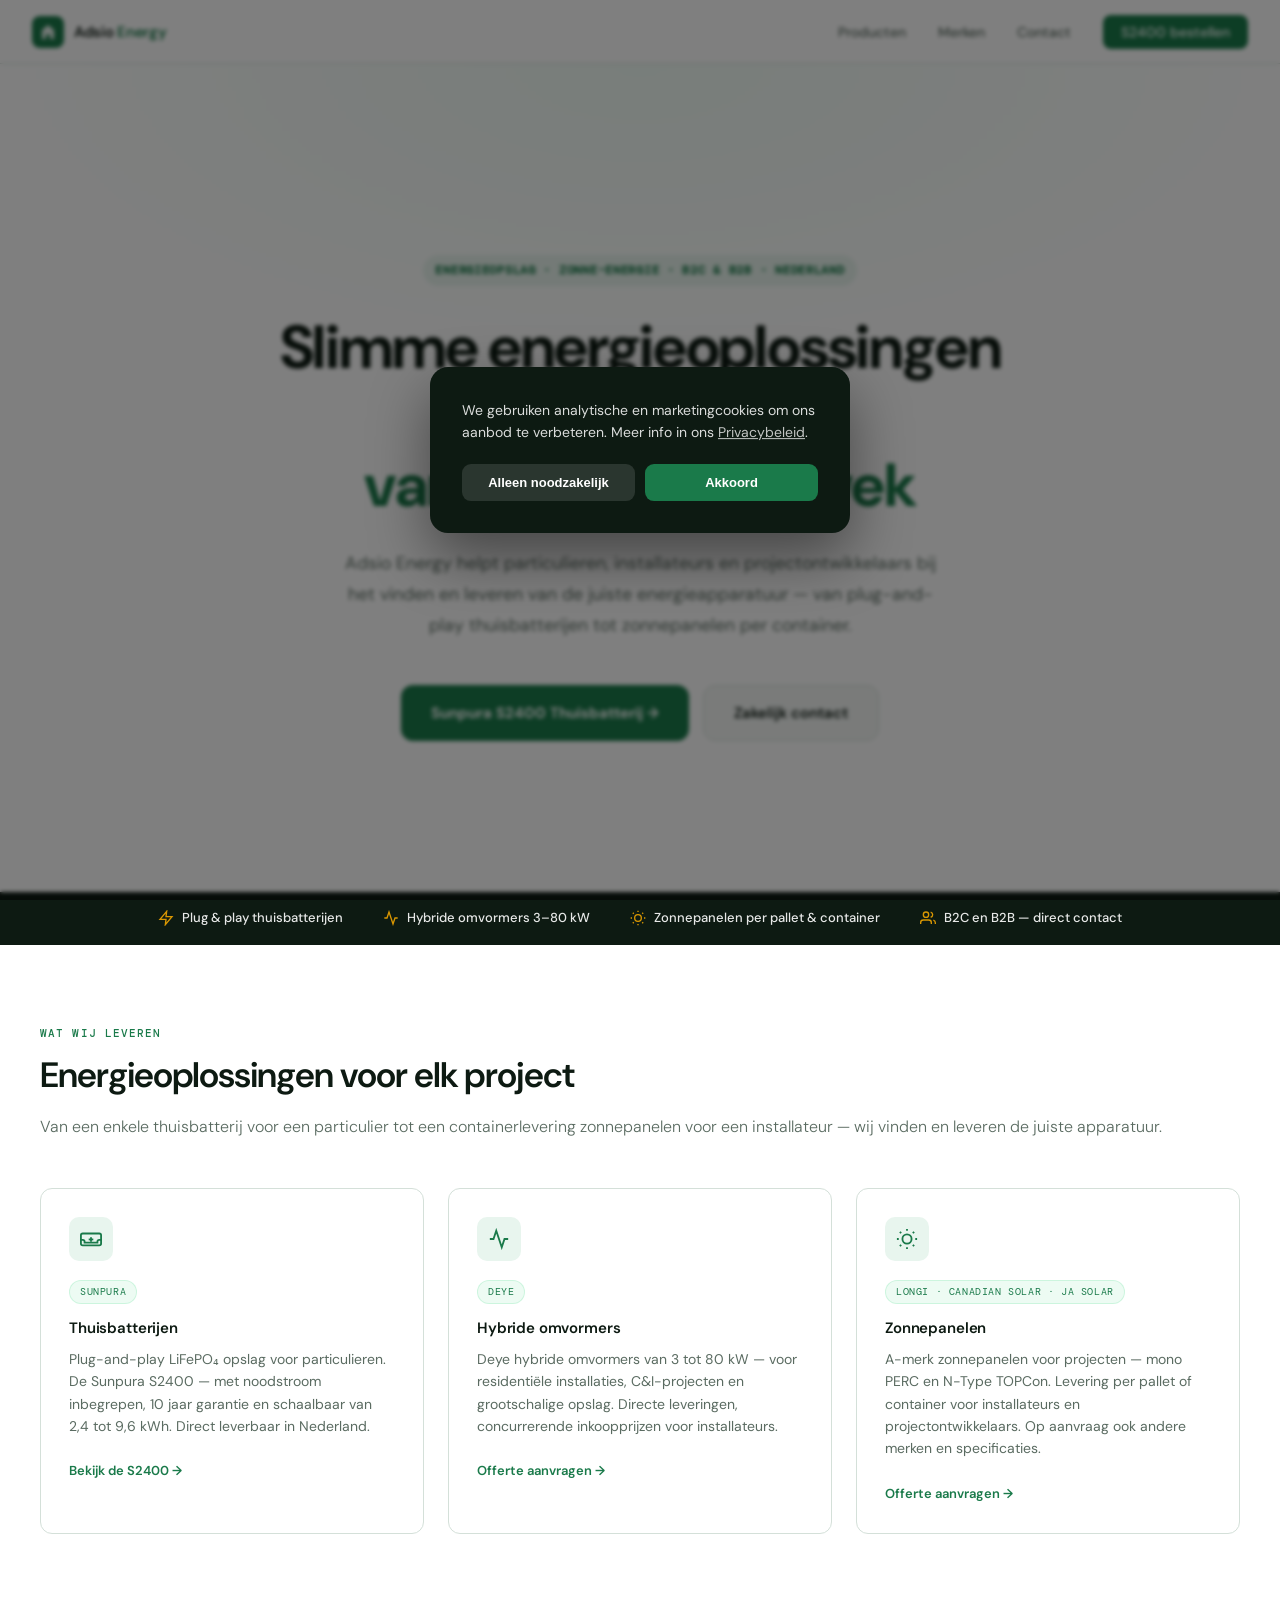
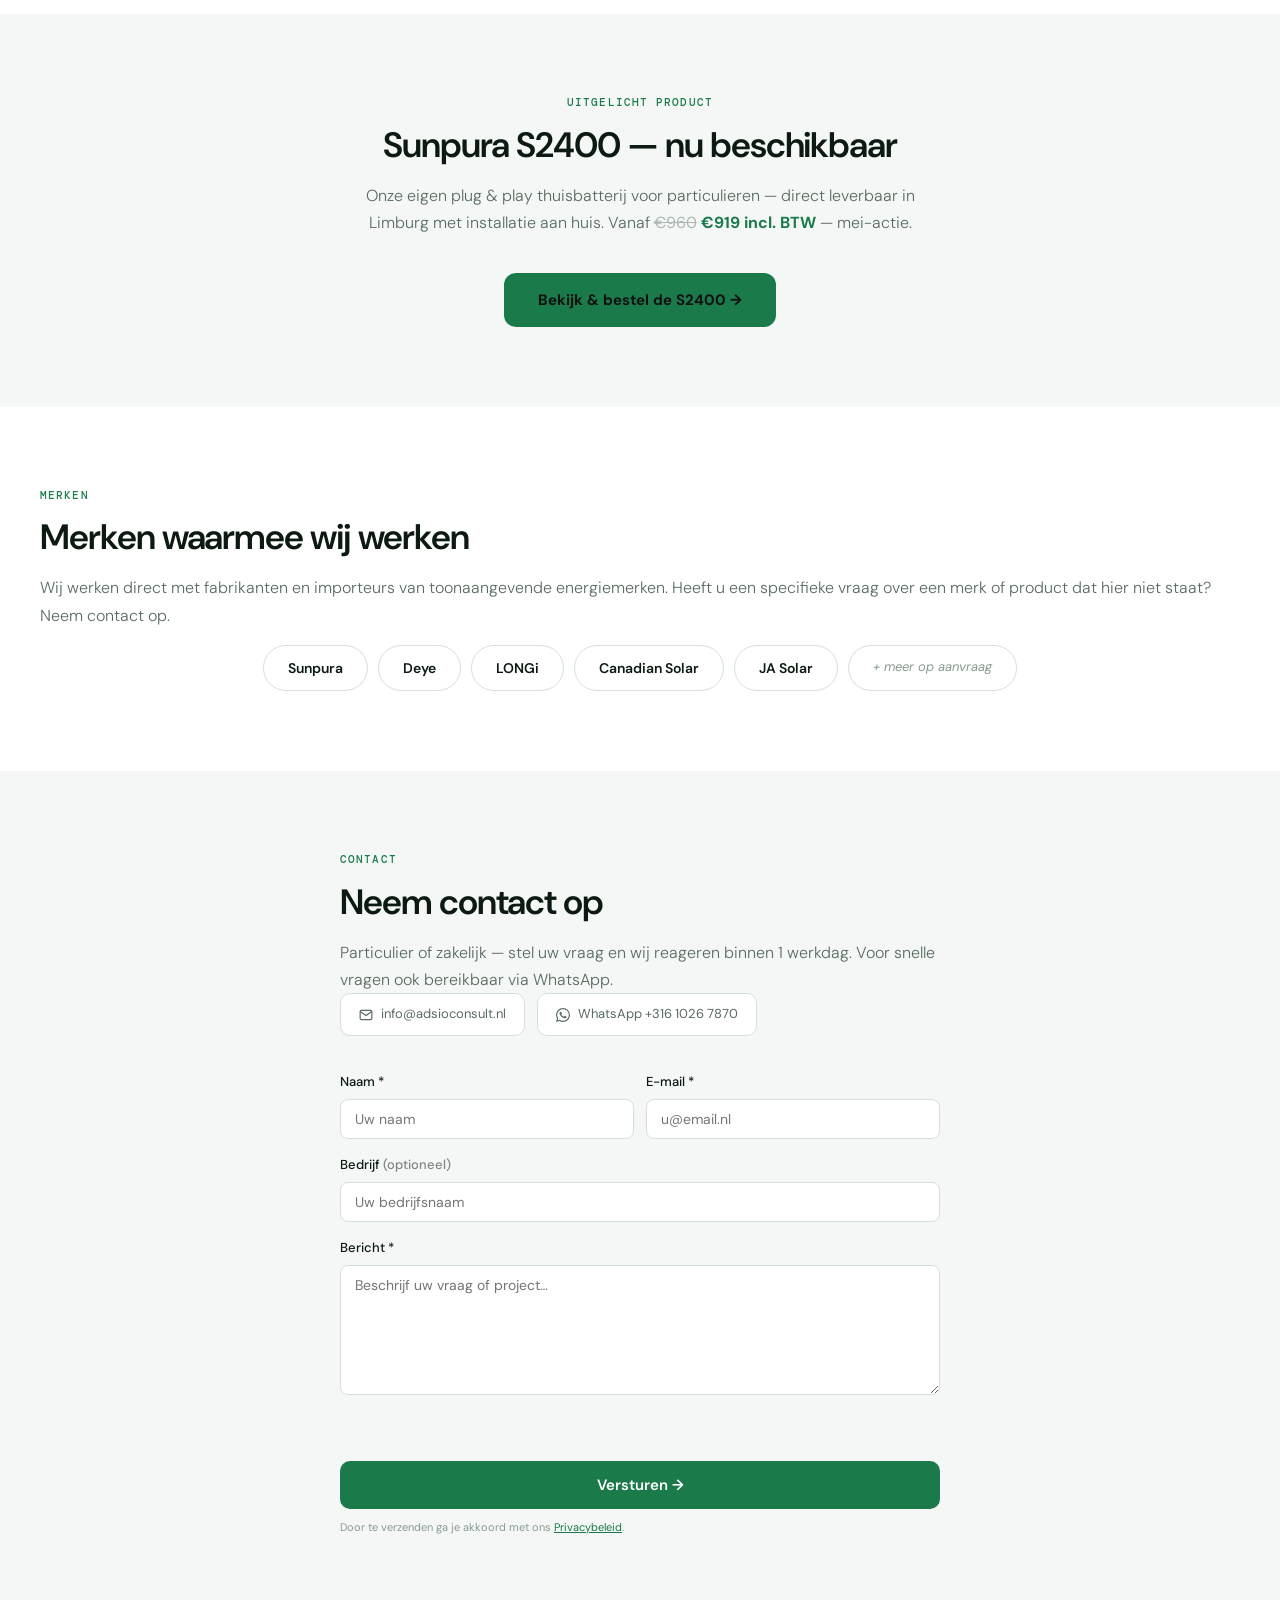
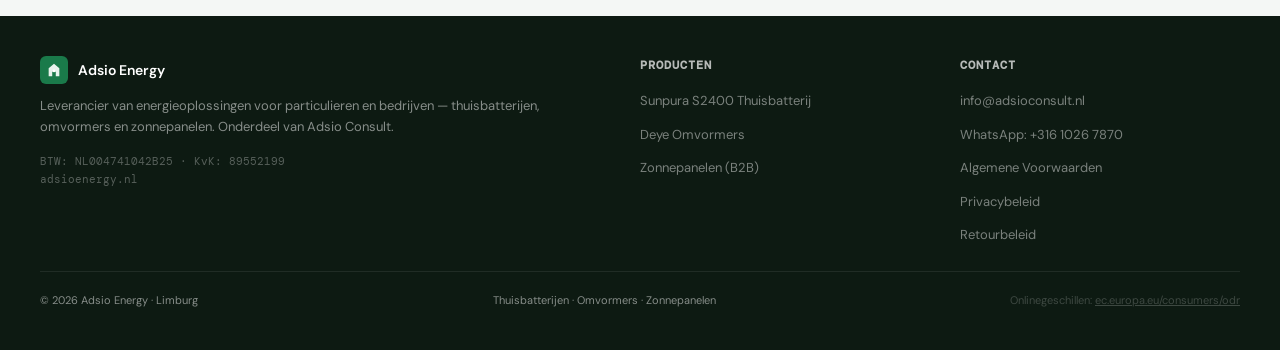
<file: index.html>
<!DOCTYPE html>
<html lang="nl">
<head>
<meta charset="UTF-8">
<meta name="viewport" content="width=device-width, initial-scale=1.0">
<title>Adsio Energy | Thuisbatterijen, Omvormers & Zonnepanelen | Nederland</title>
<meta name="description" content="Adsio Energy levert energieoplossingen voor particulieren en bedrijven — Sunpura thuisbatterijen, Deye omvormers en zonnepanelen. B2C en B2B in Nederland.">
<link rel="preconnect" href="https://fonts.googleapis.com">
<link rel="preconnect" href="https://fonts.gstatic.com" crossorigin>
<link href="https://fonts.googleapis.com/css2?family=DM+Sans:ital,opsz,wght@0,9..40,300;0,9..40,400;0,9..40,500;0,9..40,600;1,9..40,300&family=DM+Mono:wght@400;500&display=swap" rel="stylesheet">
<link rel="icon" href="/favicon.svg" type="image/svg+xml">
<link rel="canonical" href="https://adsioenergy.nl/">

<!-- Open Graph -->
<meta property="og:type"        content="website">
<meta property="og:url"         content="https://adsioenergy.nl/">
<meta property="og:title"       content="Adsio Energy | Energieoplossingen voor thuis en project">
<meta property="og:description" content="Sunpura thuisbatterijen, Deye omvormers en zonnepanelen — voor particulieren, installateurs en projecten. B2C en B2B in Nederland.">
<meta property="og:image"       content="https://adsioenergy.nl/images/s2400-exterior.jpg">
<meta property="og:image:width" content="1200">
<meta property="og:image:height" content="630">
<meta property="og:locale"      content="nl_NL">
<meta property="og:site_name"   content="Adsio Energy">

<!-- Twitter Card -->
<meta name="twitter:card"        content="summary_large_image">
<meta name="twitter:title"       content="Adsio Energy | Energieoplossingen voor thuis en project">
<meta name="twitter:description" content="Sunpura thuisbatterijen, Deye omvormers en zonnepanelen — B2C en B2B in Nederland.">
<meta name="twitter:image"       content="https://adsioenergy.nl/images/s2400-exterior.jpg">

<link rel="stylesheet" href="/styles.css?v=promo2">
<script>if(localStorage.getItem('cookie_consent')!==null){document.documentElement.classList.add('cookie-consent-set');}</script>

<script type="application/ld+json">
{
  "@context": "https://schema.org",
  "@type": "LocalBusiness",
  "name": "Adsio Energy",
  "url": "https://adsioenergy.nl/",
  "logo": "https://adsioenergy.nl/favicon.svg",
  "description": "Adsio Energy levert energieoplossingen voor particulieren en bedrijven — thuisbatterijen, hybride omvormers en zonnepanelen.",
  "areaServed": { "@type": "Country", "name": "Netherlands" },
  "address": {
    "@type": "PostalAddress",
    "addressRegion": "Limburg",
    "addressCountry": "NL"
  },
  "email": "info@adsioconsult.nl",
  "telephone": "+31610267870"
}
</script>
</head>
<body>

<!-- NAV -->
<nav>
  <a href="/" class="nav-logo">
    <div class="nav-logo-mark">
      <svg viewBox="0 0 18 18" fill="none" xmlns="http://www.w3.org/2000/svg">
        <path d="M9 2L3 7v9h4v-5h4v5h4V7L9 2z" fill="white" opacity="0.9"/>
        <circle cx="9" cy="10" r="1.5" fill="white"/>
      </svg>
    </div>
    <span class="nav-logo-text">Adsio <span>Energy</span></span>
  </a>
  <ul class="nav-links">
    <li><a href="#producten">Producten</a></li>
    <li><a href="#merken">Merken</a></li>
    <li><a href="#contact">Contact</a></li>
    <li><a href="/sunpura-s2400-thuisbatterij/" class="nav-cta">S2400 bestellen</a></li>
  </ul>
  <button class="nav-hamburger" id="navHamburger" aria-label="Menu openen" aria-expanded="false">
    <span></span><span></span><span></span>
  </button>
</nav>

<!-- MOBILE NAV -->
<nav class="mobile-nav" id="mobileNav" aria-hidden="true">
  <a href="#producten">Producten</a>
  <a href="#merken">Merken</a>
  <a href="#contact">Contact</a>
  <a href="/sunpura-s2400-thuisbatterij/" class="mobile-cta">S2400 bestellen →</a>
</nav>

<!-- HERO -->
<section style="padding:0; overflow:clip;">
  <div style="min-height:92vh; display:flex; align-items:center; justify-content:center; text-align:center; padding:120px 2rem 80px; background:radial-gradient(ellipse 80% 55% at 50% 0%, rgba(77,217,138,.08) 0%, transparent 65%);">
    <div style="max-width:760px;">
      <div class="hero-badge" style="display:inline-block; margin-bottom:28px;">Energieopslag · Zonne-energie · B2C &amp; B2B · Nederland</div>
      <h1 style="font-size:clamp(2.2rem,5.5vw,3.8rem); font-weight:700; line-height:1.13; color:var(--dark); margin-bottom:28px; letter-spacing:-.02em;">
        Slimme energieoplossingen —<br><em style="font-style:normal; color:var(--green);">van opslag tot opwek</em>
      </h1>
      <p style="font-size:1.1rem; color:var(--grey); line-height:1.75; margin-bottom:44px; max-width:600px; margin-left:auto; margin-right:auto;">
        Adsio Energy helpt particulieren, installateurs en projectontwikkelaars bij het vinden en leveren van de juiste energieapparatuur — van plug-and-play thuisbatterijen tot zonnepanelen per container.
      </p>
      <div style="display:flex; gap:14px; justify-content:center; flex-wrap:wrap;">
        <a href="/sunpura-s2400-thuisbatterij/" style="display:inline-flex; align-items:center; gap:8px; padding:15px 30px; background:var(--green); color:white; border-radius:12px; font-weight:700; font-size:15px; text-decoration:none;">
          Sunpura S2400 Thuisbatterij →
        </a>
        <a href="#contact" style="display:inline-flex; align-items:center; gap:8px; padding:15px 30px; background:var(--light); color:var(--dark); border-radius:12px; font-weight:600; font-size:15px; text-decoration:none; border:1px solid var(--border);">
          Zakelijk contact
        </a>
      </div>
    </div>
  </div>
</section>

<!-- TRUST BAR -->
<div class="trust-bar">
  <div class="trust-item">
    <svg viewBox="0 0 24 24" fill="none" stroke="currentColor" stroke-width="2"><path d="M13 2L3 14h9l-1 8 10-12h-9l1-8z"/></svg>
    Plug &amp; play thuisbatterijen
  </div>
  <div class="trust-item">
    <svg viewBox="0 0 24 24" fill="none" stroke="currentColor" stroke-width="2"><polyline points="22 12 18 12 15 21 9 3 6 12 2 12"/></svg>
    Hybride omvormers 3–80 kW
  </div>
  <div class="trust-item">
    <svg viewBox="0 0 24 24" fill="none" stroke="currentColor" stroke-width="2"><circle cx="12" cy="12" r="5"/><path d="M12 1v2M12 21v2M4.22 4.22l1.42 1.42M18.36 18.36l1.42 1.42M1 12h2M21 12h2M4.22 19.78l1.42-1.42M18.36 5.64l1.42-1.42"/></svg>
    Zonnepanelen per pallet &amp; container
  </div>
  <div class="trust-item">
    <svg viewBox="0 0 24 24" fill="none" stroke="currentColor" stroke-width="2"><path d="M17 21v-2a4 4 0 00-4-4H5a4 4 0 00-4 4v2"/><circle cx="9" cy="7" r="4"/><path d="M23 21v-2a4 4 0 00-3-3.87M16 3.13a4 4 0 010 7.75"/></svg>
    B2C en B2B — direct contact
  </div>
</div>

<!-- PRODUCTEN -->
<section id="producten">
  <div class="container">
    <div class="section-label">Wat wij leveren</div>
    <h2 class="section-title">Energieoplossingen voor elk project</h2>
    <p class="section-sub">Van een enkele thuisbatterij voor een particulier tot een containerlevering zonnepanelen voor een installateur — wij vinden en leveren de juiste apparatuur.</p>

    <div class="why-grid">

      <div class="why-card">
        <div class="why-icon">
          <svg viewBox="0 0 24 24" fill="none" stroke="currentColor" stroke-width="2"><rect x="1" y="6" width="22" height="13" rx="2"/><path d="M23 13h-2a2 2 0 00-2 2v1H5v-1a2 2 0 00-2-2H1"/><line x1="12" y1="10" x2="12" y2="15"/><line x1="9.5" y1="12.5" x2="14.5" y2="12.5"/></svg>
        </div>
        <div style="display:inline-block; font-size:10px; font-family:var(--mono); letter-spacing:.06em; text-transform:uppercase; color:var(--green); background:rgba(77,217,138,.1); border:1px solid rgba(77,217,138,.2); border-radius:20px; padding:3px 10px; margin-bottom:12px;">Sunpura</div>
        <div class="why-title">Thuisbatterijen</div>
        <div class="why-text">Plug-and-play LiFePO₄ opslag voor particulieren. De Sunpura S2400 — met noodstroom inbegrepen, 10 jaar garantie en schaalbaar van 2,4 tot 9,6 kWh. Direct leverbaar in Nederland.</div>
        <div style="margin-top:20px;">
          <a href="/sunpura-s2400-thuisbatterij/" style="display:inline-flex; align-items:center; gap:6px; font-size:13px; font-weight:600; color:var(--green); text-decoration:none;">Bekijk de S2400 →</a>
        </div>
      </div>

      <div class="why-card">
        <div class="why-icon">
          <svg viewBox="0 0 24 24" fill="none" stroke="currentColor" stroke-width="2"><polyline points="22 12 18 12 15 21 9 3 6 12 2 12"/></svg>
        </div>
        <div style="display:inline-block; font-size:10px; font-family:var(--mono); letter-spacing:.06em; text-transform:uppercase; color:var(--green); background:rgba(77,217,138,.1); border:1px solid rgba(77,217,138,.2); border-radius:20px; padding:3px 10px; margin-bottom:12px;">Deye</div>
        <div class="why-title">Hybride omvormers</div>
        <div class="why-text">Deye hybride omvormers van 3 tot 80 kW — voor residentiële installaties, C&amp;I-projecten en grootschalige opslag. Directe leveringen, concurrerende inkoopprijzen voor installateurs.</div>
        <div style="margin-top:20px;">
          <a href="#contact" style="display:inline-flex; align-items:center; gap:6px; font-size:13px; font-weight:600; color:var(--green); text-decoration:none;">Offerte aanvragen →</a>
        </div>
      </div>

      <div class="why-card">
        <div class="why-icon">
          <svg viewBox="0 0 24 24" fill="none" stroke="currentColor" stroke-width="2"><circle cx="12" cy="12" r="5"/><path d="M12 1v2M12 21v2M4.22 4.22l1.42 1.42M18.36 18.36l1.42 1.42M1 12h2M21 12h2M4.22 19.78l1.42-1.42M18.36 5.64l1.42-1.42"/></svg>
        </div>
        <div style="display:inline-block; font-size:10px; font-family:var(--mono); letter-spacing:.06em; text-transform:uppercase; color:var(--green); background:rgba(77,217,138,.1); border:1px solid rgba(77,217,138,.2); border-radius:20px; padding:3px 10px; margin-bottom:12px;">LONGi · Canadian Solar · JA Solar</div>
        <div class="why-title">Zonnepanelen</div>
        <div class="why-text">A-merk zonnepanelen voor projecten — mono PERC en N-Type TOPCon. Levering per pallet of container voor installateurs en projectontwikkelaars. Op aanvraag ook andere merken en specificaties.</div>
        <div style="margin-top:20px;">
          <a href="#contact" style="display:inline-flex; align-items:center; gap:6px; font-size:13px; font-weight:600; color:var(--green); text-decoration:none;">Offerte aanvragen →</a>
        </div>
      </div>

    </div>
  </div>
</section>

<!-- UITGELICHT PRODUCT -->
<section style="background:var(--light);">
  <div class="container" style="text-align:center;">
    <div class="section-label">Uitgelicht product</div>
    <h2 class="section-title">Sunpura S2400 — nu beschikbaar</h2>
    <p class="section-sub" style="max-width:560px; margin:0 auto 36px;">Onze eigen plug &amp; play thuisbatterij voor particulieren — direct leverbaar in Limburg met installatie aan huis. Vanaf <s style="opacity:.45; font-weight:400;">€960</s> <strong style="color:var(--green);">€919 incl. BTW</strong> — mei-actie.</p>
    <a href="/sunpura-s2400-thuisbatterij/" style="display:inline-flex; align-items:center; gap:8px; padding:15px 34px; background:var(--green); color:#111; border-radius:12px; font-weight:700; font-size:15px; text-decoration:none;">
      Bekijk &amp; bestel de S2400 →
    </a>
  </div>
</section>

<!-- MERKEN -->
<section id="merken">
  <div class="container">
    <div class="section-label">Merken</div>
    <h2 class="section-title">Merken waarmee wij werken</h2>
    <p class="section-sub">Wij werken direct met fabrikanten en importeurs van toonaangevende energiemerken. Heeft u een specifieke vraag over een merk of product dat hier niet staat? Neem contact op.</p>

    <div style="display:flex; flex-wrap:wrap; gap:10px; justify-content:center; margin-top:16px;">
      <span style="padding:11px 24px; border:1px solid var(--border); border-radius:50px; font-size:14px; font-weight:600; color:var(--dark);">Sunpura</span>
      <span style="padding:11px 24px; border:1px solid var(--border); border-radius:50px; font-size:14px; font-weight:600; color:var(--dark);">Deye</span>
      <span style="padding:11px 24px; border:1px solid var(--border); border-radius:50px; font-size:14px; font-weight:600; color:var(--dark);">LONGi</span>
      <span style="padding:11px 24px; border:1px solid var(--border); border-radius:50px; font-size:14px; font-weight:600; color:var(--dark);">Canadian Solar</span>
      <span style="padding:11px 24px; border:1px solid var(--border); border-radius:50px; font-size:14px; font-weight:600; color:var(--dark);">JA Solar</span>
      <span style="padding:11px 24px; border:1px solid var(--border); border-radius:50px; font-size:13px; color:var(--muted); font-style:italic;">+ meer op aanvraag</span>
    </div>
  </div>
</section>

<!-- CONTACT -->
<section id="contact" style="background:var(--light);">
  <div class="container">
    <div style="max-width:600px; margin:0 auto;">
      <div class="section-label">Contact</div>
      <h2 class="section-title">Neem contact op</h2>
      <p class="section-sub">Particulier of zakelijk — stel uw vraag en wij reageren binnen 1 werkdag. Voor snelle vragen ook bereikbaar via WhatsApp.</p>

      <div style="display:flex; gap:12px; margin-bottom:36px; flex-wrap:wrap;">
        <a href="mailto:info@adsioconsult.nl" style="display:inline-flex; align-items:center; gap:8px; padding:10px 18px; background:var(--white); border:1px solid var(--border); border-radius:10px; color:var(--grey); font-size:13px; text-decoration:none;">
          <svg width="14" height="14" viewBox="0 0 24 24" fill="none" stroke="currentColor" stroke-width="2"><path d="M4 4h16c1.1 0 2 .9 2 2v12c0 1.1-.9 2-2 2H4c-1.1 0-2-.9-2-2V6c0-1.1.9-2 2-2z"/><polyline points="22,6 12,13 2,6"/></svg>
          info@adsioconsult.nl
        </a>
        <a href="https://wa.me/31610267870" target="_blank" rel="noopener" style="display:inline-flex; align-items:center; gap:8px; padding:10px 18px; background:var(--white); border:1px solid var(--border); border-radius:10px; color:var(--grey); font-size:13px; text-decoration:none;">
          <svg width="14" height="14" viewBox="0 0 24 24" fill="currentColor"><path d="M17.472 14.382c-.297-.149-1.758-.867-2.03-.967-.273-.099-.471-.148-.67.15-.197.297-.767.966-.94 1.164-.173.199-.347.223-.644.075-.297-.15-1.255-.463-2.39-1.475-.883-.788-1.48-1.761-1.653-2.059-.173-.297-.018-.458.13-.606.134-.133.298-.347.446-.52.149-.174.198-.298.298-.497.099-.198.05-.371-.025-.52-.075-.149-.669-1.612-.916-2.207-.242-.579-.487-.5-.669-.51-.173-.008-.371-.01-.57-.01-.198 0-.52.074-.792.372-.272.297-1.04 1.016-1.04 2.479 0 1.462 1.065 2.875 1.213 3.074.149.198 2.096 3.2 5.077 4.487.709.306 1.262.489 1.694.625.712.227 1.36.195 1.871.118.571-.085 1.758-.719 2.006-1.413.248-.694.248-1.289.173-1.413-.074-.124-.272-.198-.57-.347m-5.421 7.403h-.004a9.87 9.87 0 01-5.031-1.378l-.361-.214-3.741.982.998-3.648-.235-.374a9.86 9.86 0 01-1.51-5.26c.001-5.45 4.436-9.884 9.888-9.884 2.64 0 5.122 1.03 6.988 2.898a9.825 9.825 0 012.893 6.994c-.003 5.45-4.437 9.884-9.885 9.884m8.413-18.297A11.815 11.815 0 0012.05 0C5.495 0 .16 5.335.157 11.892c0 2.096.547 4.142 1.588 5.945L.057 24l6.305-1.654a11.882 11.882 0 005.683 1.448h.005c6.554 0 11.89-5.335 11.893-11.893a11.821 11.821 0 00-3.48-8.413z"/></svg>
          WhatsApp +316 1026 7870
        </a>
      </div>

      <form id="contactForm" action="https://api.web3forms.com/submit" method="POST" novalidate>
        <input type="hidden" name="access_key" value="9f13a3ce-a6b8-407f-95a1-42fa6697d916">
        <input type="hidden" name="subject" value="📩 Contact via Adsio Energy">
        <input type="hidden" name="from_name" value="Adsio Energy Website">
        <input type="hidden" name="redirect" value="false">
        <input type="checkbox" name="botcheck" style="display:none;">

        <div class="form-row">
          <div class="form-group">
            <label class="form-label">Naam *</label>
            <input type="text" name="naam" class="form-input" placeholder="Uw naam" required>
          </div>
          <div class="form-group">
            <label class="form-label">E-mail *</label>
            <input type="email" name="email" class="form-input" placeholder="u@email.nl" required>
          </div>
        </div>

        <div class="form-group">
          <label class="form-label">Bedrijf <span style="opacity:.5;">(optioneel)</span></label>
          <input type="text" name="bedrijf" class="form-input" placeholder="Uw bedrijfsnaam">
        </div>

        <div class="form-group">
          <label class="form-label">Bericht *</label>
          <textarea name="bericht" class="form-textarea" placeholder="Beschrijf uw vraag of project…" required style="min-height:130px;"></textarea>
        </div>

        <p id="contactErrorMsg" style="font-size:12px; color:#e05252; margin-bottom:8px; visibility:hidden;">Vul alle verplichte velden (*) in.</p>

        <button type="submit" class="form-submit" id="contactSubmitBtn">Versturen →</button>

        <p style="font-size:11px; color:var(--muted); margin-top:10px; line-height:1.5;">
          Door te verzenden ga je akkoord met ons <a href="/privacybeleid/" style="color:var(--green);">Privacybeleid</a>.
        </p>
      </form>

      <div id="contactSuccess" style="display:none; text-align:center; padding:56px 0;">
        <div style="font-size:48px; margin-bottom:16px;">✅</div>
        <h3 style="font-size:22px; font-weight:700; color:var(--dark); margin-bottom:10px;">Bericht ontvangen!</h3>
        <p style="color:var(--muted); font-size:15px; line-height:1.6;">Wij reageren binnen 1 werkdag via e-mail.</p>
      </div>
    </div>
  </div>
</section>

<!-- FOOTER -->
<footer>
  <div class="footer-inner">
    <div>
      <div class="footer-brand">
        <div class="footer-brand-mark">
          <svg viewBox="0 0 18 18" fill="none" xmlns="http://www.w3.org/2000/svg">
            <path d="M9 2L3 7v9h4v-5h4v5h4V7L9 2z" fill="white" opacity="0.9"/>
            <circle cx="9" cy="10" r="1.5" fill="white"/>
          </svg>
        </div>
        <span class="footer-brand-name">Adsio Energy</span>
      </div>
      <p class="footer-desc">Leverancier van energieoplossingen voor particulieren en bedrijven — thuisbatterijen, omvormers en zonnepanelen. Onderdeel van Adsio Consult.</p>
      <div class="footer-legal">
        BTW: NL004741042B25 · KvK: 89552199<br>
        adsioenergy.nl
      </div>
    </div>

    <div class="footer-col">
      <h4>Producten</h4>
      <ul>
        <li><a href="/sunpura-s2400-thuisbatterij/">Sunpura S2400 Thuisbatterij</a></li>
        <li><a href="#contact">Deye Omvormers</a></li>
        <li><a href="#contact">Zonnepanelen (B2B)</a></li>
      </ul>
    </div>

    <div class="footer-col">
      <h4>Contact</h4>
      <ul>
        <li><a href="mailto:info@adsioconsult.nl">info@adsioconsult.nl</a></li>
        <li><a href="https://wa.me/31610267870" target="_blank" rel="noopener">WhatsApp: +316 1026 7870</a></li>
        <li><a href="/algemene-voorwaarden/">Algemene Voorwaarden</a></li>
        <li><a href="/privacybeleid/">Privacybeleid</a></li>
        <li><a href="/retourbeleid/">Retourbeleid</a></li>
      </ul>
    </div>
  </div>

  <div class="footer-bottom">
    <span>© 2026 Adsio Energy · Limburg</span>
    <span>Thuisbatterijen · Omvormers · Zonnepanelen</span>
    <span style="opacity:.4; font-size:11px;">Onlinegeschillen: <a href="https://ec.europa.eu/consumers/odr" target="_blank" rel="noopener" style="color:inherit;">ec.europa.eu/consumers/odr</a></span>
  </div>
</footer>

<!-- MODAL: PRIVACYBELEID -->
<div class="modal-overlay" id="modal-privacy" role="dialog" aria-modal="true" aria-labelledby="modal-privacy-title">
  <div class="modal-box">
    <button class="modal-close" onclick="closeModal('modal-privacy')" aria-label="Sluiten">✕</button>
    <h2 id="modal-privacy-title">Privacybeleid</h2>
    <div class="modal-meta">
      Adsio Energy — handelsnaam van Adsio Consult · KvK: 89552199<br>
      Versie: april 2026 · Van toepassing per 14 april 2026
    </div>
    <h3>Verantwoordelijke</h3>
    <p>Adsio Consult (handelsnaam: Adsio Energy), gevestigd te Venray, 5802 AH, Limburg. KvK: 89552199. E-mail: info@adsioconsult.nl.</p>
    <h3>Welke gegevens verwerken wij?</h3>
    <p>Via het contactformulier op adsioenergy.nl verwerken wij: naam, e-mailadres, bedrijfsnaam (optioneel) en de inhoud van uw bericht.</p>
    <h3>Doel en grondslag</h3>
    <p>Wij verwerken uw gegevens uitsluitend voor het beantwoorden van uw vraag of het verwerken van uw bestelling. Grondslag: uitvoering van de overeenkomst (art. 6 lid 1 sub b AVG) en het nakomen van wettelijke verplichtingen (sub c).</p>
    <h3>Verwerkers en derden</h3>
    <p>Uw formuliergegevens worden verwerkt via <strong>Web3Forms</strong> (web3forms.com), een externe dienstverlener die voldoet aan de AVG. Wij verkopen uw gegevens niet aan derden.</p>
    <h3>Bewaartermijn</h3>
    <p>Klantgegevens die verband houden met facturatie bewaren wij conform de wettelijke bewaarplicht van 7 jaar. Overige gegevens worden uiterlijk 2 jaar na de laatste interactie verwijderd.</p>
    <h3>Uw rechten</h3>
    <p>U heeft het recht op inzage, rectificatie, verwijdering, overdraagbaarheid en beperking van uw persoonsgegevens. Neem contact op via info@adsioconsult.nl. Wij reageren binnen 30 dagen.</p>
    <h3>Klachten</h3>
    <p>U kunt een klacht indienen bij de Autoriteit Persoonsgegevens via <strong>autoriteitpersoonsgegevens.nl</strong>.</p>
  </div>
</div>

<!-- MODAL: ALGEMENE VOORWAARDEN -->
<div class="modal-overlay" id="modal-av" role="dialog" aria-modal="true" aria-labelledby="modal-av-title">
  <div class="modal-box">
    <button class="modal-close" onclick="closeModal('modal-av')" aria-label="Sluiten">✕</button>
    <h2 id="modal-av-title">Algemene Voorwaarden</h2>
    <div class="modal-meta">
      Adsio Energy — handelsnaam van Adsio Consult<br>
      Venray, 5802 AH, Limburg · KvK: 89552199 · BTW: NL004741042B25<br>
      Versie: april 2026
    </div>
    <h3>Artikel 1 — Identiteit</h3>
    <p>Adsio Energy is een handelsnaam van Adsio Consult, gevestigd te Venray, 5802 AH, Limburg. KvK: 89552199 | BTW: NL004741042B25 | E-mail: info@adsioconsult.nl | WhatsApp: +316 1026 7870.</p>
    <h3>Artikel 2 — Toepasselijkheid</h3>
    <p>Deze voorwaarden zijn van toepassing op alle aanbiedingen, bestellingen en overeenkomsten via adsioenergy.nl.</p>
    <h3>Artikel 3 — Aanbod en prijzen</h3>
    <p>Alle vermelde prijzen zijn inclusief 21% BTW. Adsio Energy behoudt zich het recht voor het aanbod te wijzigen.</p>
    <h3>Artikel 4 — Bestelling en overeenkomst</h3>
    <p>Een bestelling via het formulier geldt als een intentieverklaring. De koopovereenkomst komt tot stand op het moment dat Adsio Energy de bestelling schriftelijk per e-mail bevestigt.</p>
    <h3>Artikel 5 — Betaling</h3>
    <p>Na bevestiging van de bestelling ontvangt u een factuur. Betaling vindt volledig (100%) plaats vóór levering, via iDEAL of bankoverschrijving. Eigendomsoverdracht vindt pas plaats na volledige betaling.</p>
    <h3>Artikel 6 — Levering</h3>
    <p>Levering vindt persoonlijk plaats op het opgegeven adres binnen Nederland. De leveringstermijn wordt in overleg afgesproken.</p>
    <h3>Artikel 7 — Garantie</h3>
    <p>De Sunpura S2400 wordt geleverd met 10 jaar fabrieksgarantie van Sunpura Technology. Adsio Energy ondersteunt de consument bij de communicatie met de fabrikant.</p>
    <h3>Artikel 8 — Herroepingsrecht</h3>
    <p>Als consument heeft u het recht de overeenkomst binnen 14 kalenderdagen na ontvangst zonder opgave van reden te ontbinden. Meld uw herroeping per e-mail (info@adsioconsult.nl) of WhatsApp.</p>
    <h3>Artikel 9 — Aansprakelijkheid</h3>
    <p>Adsio Energy is niet aansprakelijk voor indirecte schade of gevolgschade. De totale aansprakelijkheid is beperkt tot het factuurbedrag van de betreffende bestelling.</p>
    <h3>Artikel 10 — WEEE en recycling</h3>
    <p>Lithium-accu's mogen niet als huishoudelijk restafval worden aangeboden. De S2400 valt onder de WEEE-richtlijn (EU 2012/19/EU). Lever het product in bij een erkend inzamelpunt of neem contact op met Adsio Energy.</p>
    <h3>Artikel 11 — Toepasselijk recht en geschillen</h3>
    <p>Op alle overeenkomsten is uitsluitend Nederlands recht van toepassing. Geschillen worden voorgelegd aan de bevoegde rechter in het arrondissement Limburg, of aan de Geschillencommissie via <strong>www.degeschillencommissie.nl</strong>.</p>
    <p>De Europese Commissie biedt een platform voor onlinegeschillenbeslechting (ODR): <strong>ec.europa.eu/consumers/odr</strong>. Ons e-mailadres voor dit doel: info@adsioconsult.nl.</p>
  </div>
</div>

<!-- Cookie Banner -->
<div id="cookieBanner" class="cookie-banner" aria-live="polite">
  <p class="cookie-banner-text">We gebruiken analytische en marketingcookies om ons aanbod te verbeteren. Meer info in ons <a href="/privacybeleid/" style="color:rgba(255,255,255,.75); text-decoration:underline;">Privacybeleid</a>.</p>
  <div class="cookie-banner-btns">
    <button class="cookie-btn-secondary" onclick="setCookieConsent('rejected')">Alleen noodzakelijk</button>
    <button class="cookie-btn-primary" onclick="setCookieConsent('accepted')">Akkoord</button>
  </div>
</div>

<script src="/script.js?v=promo2"></script>
<script>
(function() {
  var form = document.getElementById('contactForm');
  if (!form) return;
  var submitBtn = document.getElementById('contactSubmitBtn');
  var errorMsg  = document.getElementById('contactErrorMsg');
  var required  = form.querySelectorAll('[required]');

  required.forEach(function(f) {
    f.addEventListener('input', function() {
      if (f.value.trim()) f.classList.remove('field-invalid');
      if (!form.querySelectorAll('.field-invalid').length && errorMsg)
        errorMsg.style.visibility = 'hidden';
    });
  });

  form.addEventListener('submit', async function(e) {
    e.preventDefault();
    var invalid = [];
    required.forEach(function(f) {
      f.classList.remove('field-invalid');
      if (!f.value.trim()) { f.classList.add('field-invalid'); invalid.push(f); }
    });
    if (invalid.length) {
      if (errorMsg) errorMsg.style.visibility = 'visible';
      invalid[0].focus();
      return;
    }
    if (errorMsg) errorMsg.style.visibility = 'hidden';
    submitBtn.disabled = true;
    submitBtn.textContent = 'Verzenden…';
    try {
      var res = await fetch('https://api.web3forms.com/submit', {
        method: 'POST',
        headers: { 'Content-Type': 'application/json', 'Accept': 'application/json' },
        body: JSON.stringify(Object.fromEntries(new FormData(form)))
      });
      var data = await res.json();
      if (data.success) {
        form.style.display = 'none';
        document.getElementById('contactSuccess').style.display = 'block';
        if (typeof fbq !== 'undefined') fbq('track', 'Contact');
        if (typeof gtag !== 'undefined') gtag('event', 'contact_form_submit');
      } else {
        submitBtn.disabled = false;
        submitBtn.textContent = 'Versturen →';
        alert('Er ging iets mis. Probeer het opnieuw of mail ons direct.');
      }
    } catch(err) {
      submitBtn.disabled = false;
      submitBtn.textContent = 'Versturen →';
      alert('Verbindingsfout. Controleer je internet en probeer opnieuw.');
    }
  });
})();
</script>

</body>
</html>
</file>
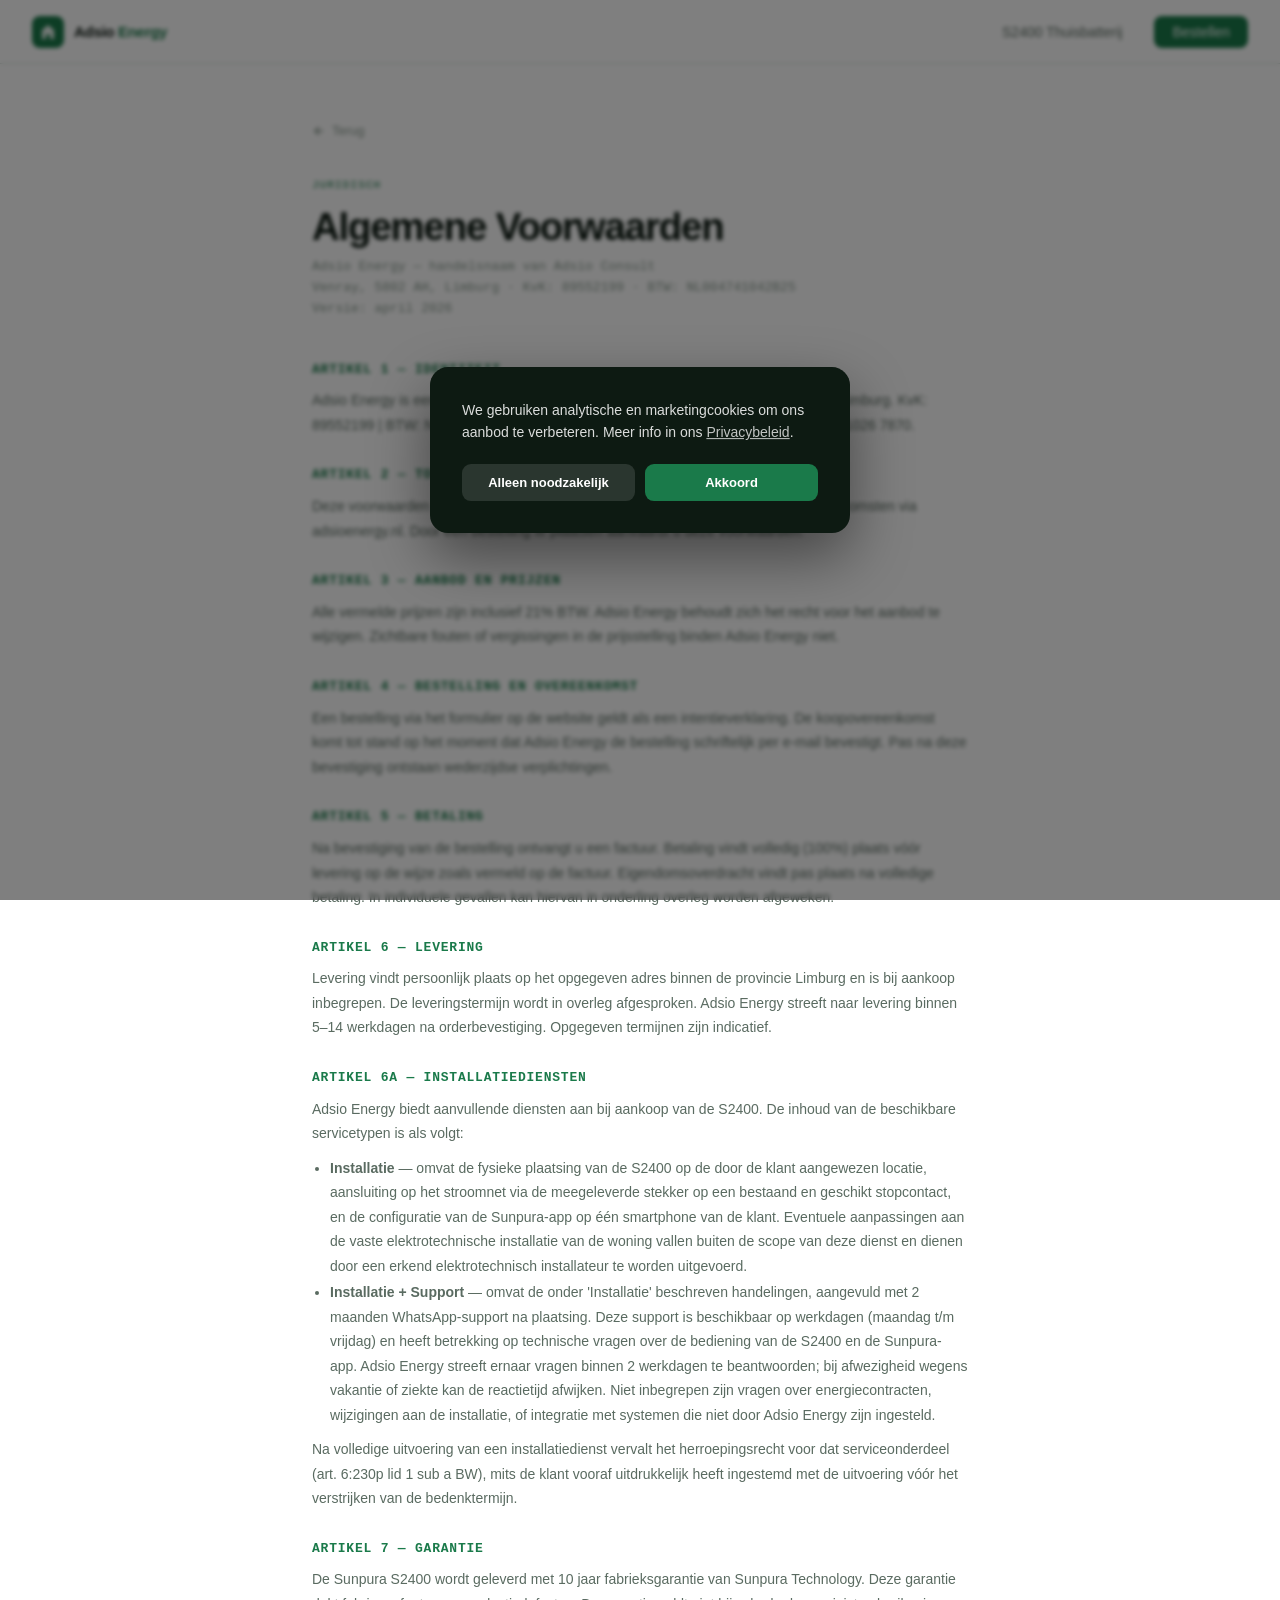
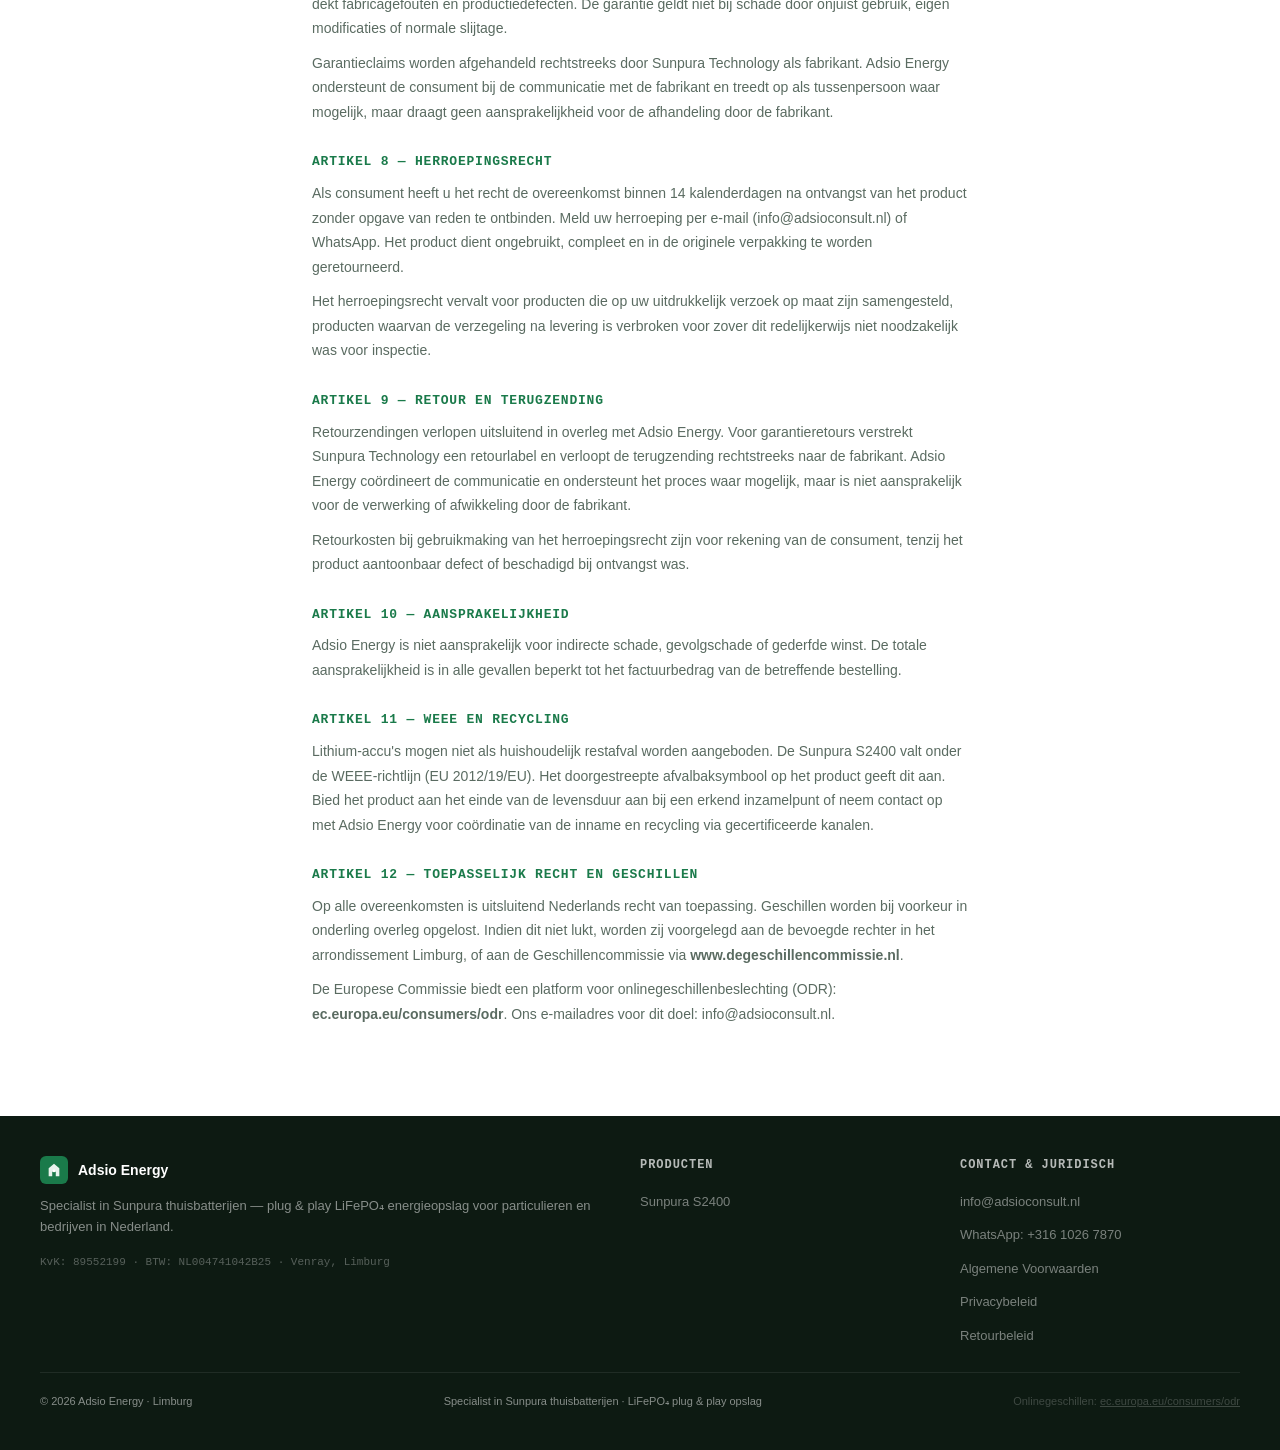
<file: algemene-voorwaarden/index.html>
<!DOCTYPE html>
<html lang="nl">
<head>
  <meta charset="UTF-8">
  <meta name="viewport" content="width=device-width, initial-scale=1.0">
  <meta name="robots" content="noindex, follow">
  <title>Algemene Voorwaarden | Adsio Energy</title>
  <link rel="icon" href="/favicon.svg" type="image/svg+xml">
  <link rel="stylesheet" href="/styles.css?v=promo2">
  <script>if(localStorage.getItem('cookie_consent')!==null){document.documentElement.classList.add('cookie-consent-set');}</script>
</head>
<body>

<nav>
  <a href="/" class="nav-logo">
    <div class="nav-logo-mark">
      <svg viewBox="0 0 18 18" fill="none" xmlns="http://www.w3.org/2000/svg">
        <path d="M9 2L3 7v9h4v-5h4v5h4V7L9 2z" fill="white" opacity="0.9"/>
        <circle cx="9" cy="10" r="1.5" fill="white"/>
      </svg>
    </div>
    <span class="nav-logo-text">Adsio <span>Energy</span></span>
  </a>
  <ul class="nav-links">
    <li><a href="/sunpura-s2400-thuisbatterij/">S2400 Thuisbatterij</a></li>
    <li><a href="/sunpura-s2400-thuisbatterij/" class="nav-cta">Bestellen</a></li>
  </ul>
  <button class="nav-hamburger" id="navHamburger" aria-label="Menu openen" aria-expanded="false">
    <span></span><span></span><span></span>
  </button>
</nav>

<nav class="mobile-nav" id="mobileNav" aria-hidden="true">
  <a href="/sunpura-s2400-thuisbatterij/">S2400 Thuisbatterij</a>
  <a href="/sunpura-s2400-thuisbatterij/" class="mobile-cta">Bestellen →</a>
</nav>

<div style="max-width: 720px; margin: 0 auto; padding: 56px 2rem 80px;">

  <a href="javascript:history.back()" style="display: inline-flex; align-items: center; gap: 6px; font-size: 13px; color: var(--muted); text-decoration: none; margin-bottom: 36px; transition: color .2s;">
    <svg width="14" height="14" viewBox="0 0 24 24" fill="none" stroke="currentColor" stroke-width="2.5"><path d="M19 12H5M12 5l-7 7 7 7"/></svg>
    Terug
  </a>

  <p style="font-family: var(--mono); font-size: 11px; font-weight: 500; text-transform: uppercase; letter-spacing: .1em; color: var(--green); margin-bottom: 10px;">Juridisch</p>
  <h1 style="font-size: clamp(1.8rem, 4vw, 2.4rem); font-weight: 700; color: var(--dark); margin: 0 0 8px; letter-spacing: -.03em; line-height: 1.15;">Algemene Voorwaarden</h1>
  <p style="font-size: 13px; color: var(--muted); font-family: var(--mono); margin: 0 0 40px;">Adsio Energy — handelsnaam van Adsio Consult<br>Venray, 5802 AH, Limburg · KvK: 89552199 · BTW: NL004741042B25<br>Versie: april 2026</p>

  <div class="legal-body">

    <h2>Artikel 1 — Identiteit</h2>
    <p>Adsio Energy is een handelsnaam van Adsio Consult, gevestigd te Venray, 5802 AH, Limburg. KvK: 89552199 | BTW: NL004741042B25 | E-mail: info@adsioconsult.nl | WhatsApp: +316 1026 7870.</p>

    <h2>Artikel 2 — Toepasselijkheid</h2>
    <p>Deze voorwaarden zijn van toepassing op alle aanbiedingen, bestellingen en overeenkomsten via adsioenergy.nl. Door een bestelling te plaatsen aanvaardt u deze voorwaarden.</p>

    <h2>Artikel 3 — Aanbod en prijzen</h2>
    <p>Alle vermelde prijzen zijn inclusief 21% BTW. Adsio Energy behoudt zich het recht voor het aanbod te wijzigen. Zichtbare fouten of vergissingen in de prijsstelling binden Adsio Energy niet.</p>

    <h2>Artikel 4 — Bestelling en overeenkomst</h2>
    <p>Een bestelling via het formulier op de website geldt als een intentieverklaring. De koopovereenkomst komt tot stand op het moment dat Adsio Energy de bestelling schriftelijk per e-mail bevestigt. Pas na deze bevestiging ontstaan wederzijdse verplichtingen.</p>

    <h2>Artikel 5 — Betaling</h2>
    <p>Na bevestiging van de bestelling ontvangt u een factuur. Betaling vindt volledig (100%) plaats vóór levering op de wijze zoals vermeld op de factuur. Eigendomsoverdracht vindt pas plaats na volledige betaling. In individuele gevallen kan hiervan in onderling overleg worden afgeweken.</p>

    <h2>Artikel 6 — Levering</h2>
    <p>Levering vindt persoonlijk plaats op het opgegeven adres binnen de provincie Limburg en is bij aankoop inbegrepen. De leveringstermijn wordt in overleg afgesproken. Adsio Energy streeft naar levering binnen 5–14 werkdagen na orderbevestiging. Opgegeven termijnen zijn indicatief.</p>

    <h2>Artikel 6a — Installatiediensten</h2>
    <p>Adsio Energy biedt aanvullende diensten aan bij aankoop van de S2400. De inhoud van de beschikbare servicetypen is als volgt:</p>
    <ul>
      <li><strong>Installatie</strong> — omvat de fysieke plaatsing van de S2400 op de door de klant aangewezen locatie, aansluiting op het stroomnet via de meegeleverde stekker op een bestaand en geschikt stopcontact, en de configuratie van de Sunpura-app op één smartphone van de klant. Eventuele aanpassingen aan de vaste elektrotechnische installatie van de woning vallen buiten de scope van deze dienst en dienen door een erkend elektrotechnisch installateur te worden uitgevoerd.</li>
      <li><strong>Installatie + Support</strong> — omvat de onder 'Installatie' beschreven handelingen, aangevuld met 2 maanden WhatsApp-support na plaatsing. Deze support is beschikbaar op werkdagen (maandag t/m vrijdag) en heeft betrekking op technische vragen over de bediening van de S2400 en de Sunpura-app. Adsio Energy streeft ernaar vragen binnen 2 werkdagen te beantwoorden; bij afwezigheid wegens vakantie of ziekte kan de reactietijd afwijken. Niet inbegrepen zijn vragen over energiecontracten, wijzigingen aan de installatie, of integratie met systemen die niet door Adsio Energy zijn ingesteld.</li>
    </ul>
    <p>Na volledige uitvoering van een installatiedienst vervalt het herroepingsrecht voor dat serviceonderdeel (art. 6:230p lid 1 sub a BW), mits de klant vooraf uitdrukkelijk heeft ingestemd met de uitvoering vóór het verstrijken van de bedenktermijn.</p>

    <h2>Artikel 7 — Garantie</h2>
    <p>De Sunpura S2400 wordt geleverd met 10 jaar fabrieksgarantie van Sunpura Technology. Deze garantie dekt fabricagefouten en productiedefecten. De garantie geldt niet bij schade door onjuist gebruik, eigen modificaties of normale slijtage.</p>
    <p>Garantieclaims worden afgehandeld rechtstreeks door Sunpura Technology als fabrikant. Adsio Energy ondersteunt de consument bij de communicatie met de fabrikant en treedt op als tussenpersoon waar mogelijk, maar draagt geen aansprakelijkheid voor de afhandeling door de fabrikant.</p>

    <h2>Artikel 8 — Herroepingsrecht</h2>
    <p>Als consument heeft u het recht de overeenkomst binnen 14 kalenderdagen na ontvangst van het product zonder opgave van reden te ontbinden. Meld uw herroeping per e-mail (info@adsioconsult.nl) of WhatsApp. Het product dient ongebruikt, compleet en in de originele verpakking te worden geretourneerd.</p>
    <p>Het herroepingsrecht vervalt voor producten die op uw uitdrukkelijk verzoek op maat zijn samengesteld, producten waarvan de verzegeling na levering is verbroken voor zover dit redelijkerwijs niet noodzakelijk was voor inspectie.</p>

    <h2>Artikel 9 — Retour en terugzending</h2>
    <p>Retourzendingen verlopen uitsluitend in overleg met Adsio Energy. Voor garantieretours verstrekt Sunpura Technology een retourlabel en verloopt de terugzending rechtstreeks naar de fabrikant. Adsio Energy coördineert de communicatie en ondersteunt het proces waar mogelijk, maar is niet aansprakelijk voor de verwerking of afwikkeling door de fabrikant.</p>
    <p>Retourkosten bij gebruikmaking van het herroepingsrecht zijn voor rekening van de consument, tenzij het product aantoonbaar defect of beschadigd bij ontvangst was.</p>

    <h2>Artikel 10 — Aansprakelijkheid</h2>
    <p>Adsio Energy is niet aansprakelijk voor indirecte schade, gevolgschade of gederfde winst. De totale aansprakelijkheid is in alle gevallen beperkt tot het factuurbedrag van de betreffende bestelling.</p>

    <h2>Artikel 11 — WEEE en recycling</h2>
    <p>Lithium-accu's mogen niet als huishoudelijk restafval worden aangeboden. De Sunpura S2400 valt onder de WEEE-richtlijn (EU 2012/19/EU). Het doorgestreepte afvalbaksymbool op het product geeft dit aan. Bied het product aan het einde van de levensduur aan bij een erkend inzamelpunt of neem contact op met Adsio Energy voor coördinatie van de inname en recycling via gecertificeerde kanalen.</p>

    <h2>Artikel 12 — Toepasselijk recht en geschillen</h2>
    <p>Op alle overeenkomsten is uitsluitend Nederlands recht van toepassing. Geschillen worden bij voorkeur in onderling overleg opgelost. Indien dit niet lukt, worden zij voorgelegd aan de bevoegde rechter in het arrondissement Limburg, of aan de Geschillencommissie via <strong>www.degeschillencommissie.nl</strong>.</p>
    <p>De Europese Commissie biedt een platform voor onlinegeschillenbeslechting (ODR): <strong>ec.europa.eu/consumers/odr</strong>. Ons e-mailadres voor dit doel: info@adsioconsult.nl.</p>

  </div>
</div>

<footer>
  <div class="footer-inner">
    <div>
      <div class="footer-brand">
        <div class="footer-brand-mark">
          <svg viewBox="0 0 18 18" fill="none" xmlns="http://www.w3.org/2000/svg">
            <path d="M9 2L3 7v9h4v-5h4v5h4V7L9 2z" fill="white" opacity="0.9"/>
            <circle cx="9" cy="10" r="1.5" fill="white"/>
          </svg>
        </div>
        <span class="footer-brand-name">Adsio Energy</span>
      </div>
      <p class="footer-desc">Specialist in Sunpura thuisbatterijen — plug &amp; play LiFePO₄ energieopslag voor particulieren en bedrijven in Nederland.</p>
      <p class="footer-legal">KvK: 89552199 · BTW: NL004741042B25 · Venray, Limburg</p>
    </div>
    <div class="footer-col">
      <h4>Producten</h4>
      <ul>
        <li><a href="/sunpura-s2400-thuisbatterij/">Sunpura S2400</a></li>
      </ul>
    </div>
    <div class="footer-col">
      <h4>Contact &amp; juridisch</h4>
      <ul>
        <li><a href="mailto:info@adsioconsult.nl">info@adsioconsult.nl</a></li>
        <li><a href="https://wa.me/31610267870" target="_blank" rel="noopener">WhatsApp: +316 1026 7870</a></li>
        <li><a href="/algemene-voorwaarden/">Algemene Voorwaarden</a></li>
        <li><a href="/privacybeleid/">Privacybeleid</a></li>
        <li><a href="/retourbeleid/">Retourbeleid</a></li>
      </ul>
    </div>
  </div>
  <div class="footer-bottom">
    <span>© 2026 Adsio Energy · Limburg</span>
    <span>Specialist in Sunpura thuisbatterijen · LiFePO₄ plug &amp; play opslag</span>
    <span style="opacity:.4; font-size:11px;">Onlinegeschillen: <a href="https://ec.europa.eu/consumers/odr" target="_blank" rel="noopener" style="color:inherit;">ec.europa.eu/consumers/odr</a></span>
  </div>
</footer>

<div id="cookieBanner" class="cookie-banner" aria-live="polite">
  <p class="cookie-banner-text">We gebruiken analytische en marketingcookies om ons aanbod te verbeteren. Meer info in ons <a href="/privacybeleid/" style="color:rgba(255,255,255,.75); text-decoration:underline;">Privacybeleid</a>.</p>
  <div class="cookie-banner-btns">
    <button class="cookie-btn-secondary" onclick="setCookieConsent('rejected')">Alleen noodzakelijk</button>
    <button class="cookie-btn-primary" onclick="setCookieConsent('accepted')">Akkoord</button>
  </div>
</div>

<script src="/script.js?v=promo2"></script>

<style>
.legal-body h2 {
  font-size: 13px;
  font-weight: 600;
  text-transform: uppercase;
  letter-spacing: .06em;
  color: var(--green);
  font-family: var(--mono);
  margin: 28px 0 8px;
}
.legal-body p {
  font-size: 14px;
  color: var(--grey);
  line-height: 1.75;
  margin-bottom: 10px;
}
.legal-body ul {
  padding-left: 18px;
  margin-bottom: 10px;
}
.legal-body ul li {
  font-size: 14px;
  color: var(--grey);
  line-height: 1.75;
  margin-bottom: 2px;
}
</style>
</body>
</html>
</file>
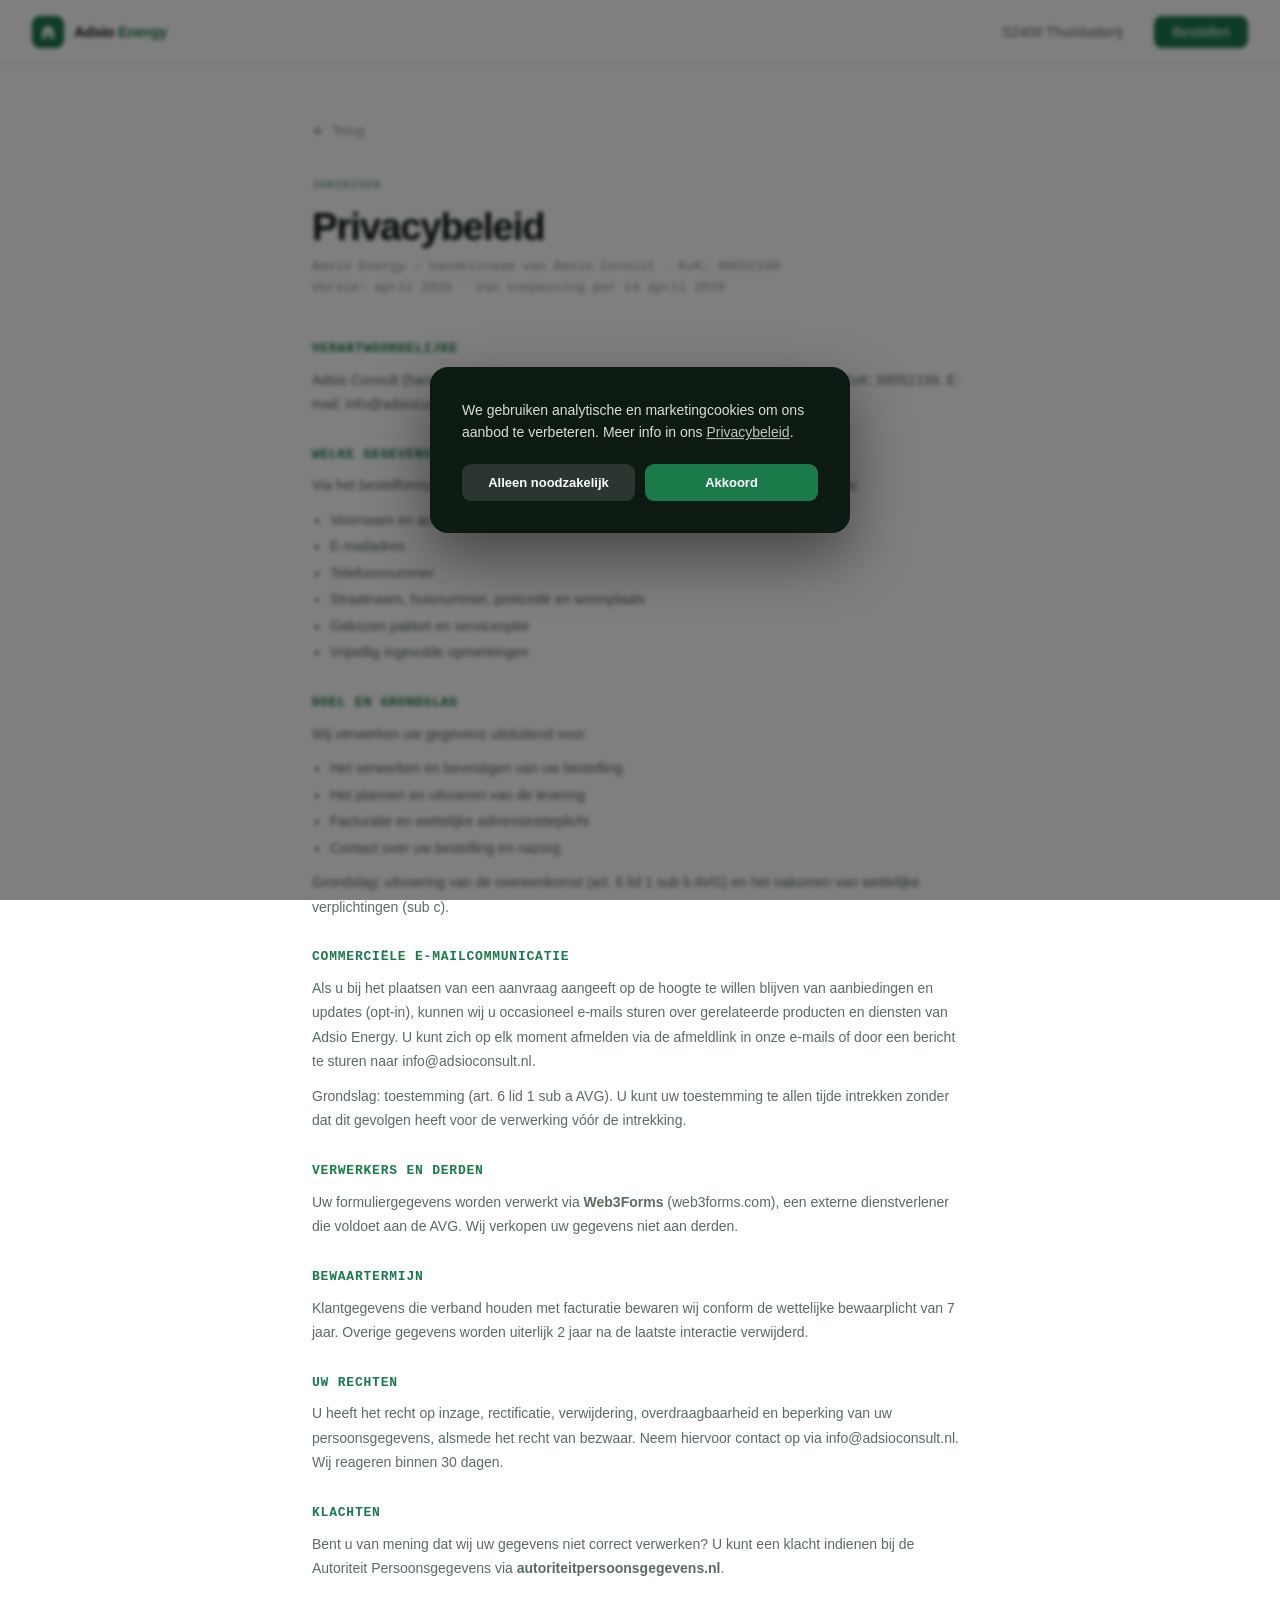
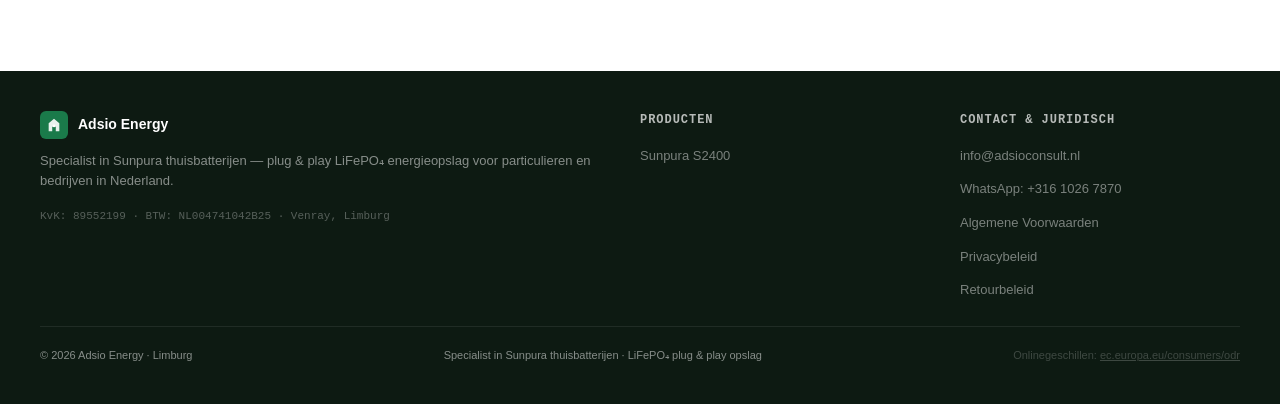
<file: privacybeleid/index.html>
<!DOCTYPE html>
<html lang="nl">
<head>
  <meta charset="UTF-8">
  <meta name="viewport" content="width=device-width, initial-scale=1.0">
  <meta name="robots" content="noindex, follow">
  <title>Privacybeleid | Adsio Energy</title>
  <link rel="icon" href="/favicon.svg" type="image/svg+xml">
  <link rel="stylesheet" href="/styles.css?v=promo2">
  <script>if(localStorage.getItem('cookie_consent')!==null){document.documentElement.classList.add('cookie-consent-set');}</script>
</head>
<body>

<nav>
  <a href="/" class="nav-logo">
    <div class="nav-logo-mark">
      <svg viewBox="0 0 18 18" fill="none" xmlns="http://www.w3.org/2000/svg">
        <path d="M9 2L3 7v9h4v-5h4v5h4V7L9 2z" fill="white" opacity="0.9"/>
        <circle cx="9" cy="10" r="1.5" fill="white"/>
      </svg>
    </div>
    <span class="nav-logo-text">Adsio <span>Energy</span></span>
  </a>
  <ul class="nav-links">
    <li><a href="/sunpura-s2400-thuisbatterij/">S2400 Thuisbatterij</a></li>
    <li><a href="/sunpura-s2400-thuisbatterij/" class="nav-cta">Bestellen</a></li>
  </ul>
  <button class="nav-hamburger" id="navHamburger" aria-label="Menu openen" aria-expanded="false">
    <span></span><span></span><span></span>
  </button>
</nav>

<nav class="mobile-nav" id="mobileNav" aria-hidden="true">
  <a href="/sunpura-s2400-thuisbatterij/">S2400 Thuisbatterij</a>
  <a href="/sunpura-s2400-thuisbatterij/" class="mobile-cta">Bestellen →</a>
</nav>

<div style="max-width: 720px; margin: 0 auto; padding: 56px 2rem 80px;">

  <a href="javascript:history.back()" style="display: inline-flex; align-items: center; gap: 6px; font-size: 13px; color: var(--muted); text-decoration: none; margin-bottom: 36px; transition: color .2s;">
    <svg width="14" height="14" viewBox="0 0 24 24" fill="none" stroke="currentColor" stroke-width="2.5"><path d="M19 12H5M12 5l-7 7 7 7"/></svg>
    Terug
  </a>

  <p style="font-family: var(--mono); font-size: 11px; font-weight: 500; text-transform: uppercase; letter-spacing: .1em; color: var(--green); margin-bottom: 10px;">Juridisch</p>
  <h1 style="font-size: clamp(1.8rem, 4vw, 2.4rem); font-weight: 700; color: var(--dark); margin: 0 0 8px; letter-spacing: -.03em; line-height: 1.15;">Privacybeleid</h1>
  <p style="font-size: 13px; color: var(--muted); font-family: var(--mono); margin: 0 0 40px;">Adsio Energy — handelsnaam van Adsio Consult · KvK: 89552199<br>Versie: april 2026 · Van toepassing per 14 april 2026</p>

  <div class="legal-body">

    <h2>Verantwoordelijke</h2>
    <p>Adsio Consult (handelsnaam: Adsio Energy), gevestigd te Venray, 5802 AH, Limburg. KvK: 89552199. E-mail: info@adsioconsult.nl.</p>

    <h2>Welke gegevens verwerken wij?</h2>
    <p>Via het bestelformulier op adsioenergy.nl verwerken wij de volgende persoonsgegevens:</p>
    <ul>
      <li>Voornaam en achternaam</li>
      <li>E-mailadres</li>
      <li>Telefoonnummer</li>
      <li>Straatnaam, huisnummer, postcode en woonplaats</li>
      <li>Gekozen pakket en serviceoptie</li>
      <li>Vrijwillig ingevulde opmerkingen</li>
    </ul>

    <h2>Doel en grondslag</h2>
    <p>Wij verwerken uw gegevens uitsluitend voor:</p>
    <ul>
      <li>Het verwerken en bevestigen van uw bestelling</li>
      <li>Het plannen en uitvoeren van de levering</li>
      <li>Facturatie en wettelijke administratieplicht</li>
      <li>Contact over uw bestelling en nazorg</li>
    </ul>
    <p>Grondslag: uitvoering van de overeenkomst (art. 6 lid 1 sub b AVG) en het nakomen van wettelijke verplichtingen (sub c).</p>

    <h2>Commerciële e-mailcommunicatie</h2>
    <p>Als u bij het plaatsen van een aanvraag aangeeft op de hoogte te willen blijven van aanbiedingen en updates (opt-in), kunnen wij u occasioneel e-mails sturen over gerelateerde producten en diensten van Adsio Energy. U kunt zich op elk moment afmelden via de afmeldlink in onze e-mails of door een bericht te sturen naar info@adsioconsult.nl.</p>
    <p>Grondslag: toestemming (art. 6 lid 1 sub a AVG). U kunt uw toestemming te allen tijde intrekken zonder dat dit gevolgen heeft voor de verwerking vóór de intrekking.</p>

    <h2>Verwerkers en derden</h2>
    <p>Uw formuliergegevens worden verwerkt via <strong>Web3Forms</strong> (web3forms.com), een externe dienstverlener die voldoet aan de AVG. Wij verkopen uw gegevens niet aan derden.</p>

    <h2>Bewaartermijn</h2>
    <p>Klantgegevens die verband houden met facturatie bewaren wij conform de wettelijke bewaarplicht van 7 jaar. Overige gegevens worden uiterlijk 2 jaar na de laatste interactie verwijderd.</p>

    <h2>Uw rechten</h2>
    <p>U heeft het recht op inzage, rectificatie, verwijdering, overdraagbaarheid en beperking van uw persoonsgegevens, alsmede het recht van bezwaar. Neem hiervoor contact op via info@adsioconsult.nl. Wij reageren binnen 30 dagen.</p>

    <h2>Klachten</h2>
    <p>Bent u van mening dat wij uw gegevens niet correct verwerken? U kunt een klacht indienen bij de Autoriteit Persoonsgegevens via <strong>autoriteitpersoonsgegevens.nl</strong>.</p>

  </div>
</div>

<footer>
  <div class="footer-inner">
    <div>
      <div class="footer-brand">
        <div class="footer-brand-mark">
          <svg viewBox="0 0 18 18" fill="none" xmlns="http://www.w3.org/2000/svg">
            <path d="M9 2L3 7v9h4v-5h4v5h4V7L9 2z" fill="white" opacity="0.9"/>
            <circle cx="9" cy="10" r="1.5" fill="white"/>
          </svg>
        </div>
        <span class="footer-brand-name">Adsio Energy</span>
      </div>
      <p class="footer-desc">Specialist in Sunpura thuisbatterijen — plug &amp; play LiFePO₄ energieopslag voor particulieren en bedrijven in Nederland.</p>
      <p class="footer-legal">KvK: 89552199 · BTW: NL004741042B25 · Venray, Limburg</p>
    </div>
    <div class="footer-col">
      <h4>Producten</h4>
      <ul>
        <li><a href="/sunpura-s2400-thuisbatterij/">Sunpura S2400</a></li>
      </ul>
    </div>
    <div class="footer-col">
      <h4>Contact &amp; juridisch</h4>
      <ul>
        <li><a href="mailto:info@adsioconsult.nl">info@adsioconsult.nl</a></li>
        <li><a href="https://wa.me/31610267870" target="_blank" rel="noopener">WhatsApp: +316 1026 7870</a></li>
        <li><a href="/algemene-voorwaarden/">Algemene Voorwaarden</a></li>
        <li><a href="/privacybeleid/">Privacybeleid</a></li>
        <li><a href="/retourbeleid/">Retourbeleid</a></li>
      </ul>
    </div>
  </div>
  <div class="footer-bottom">
    <span>© 2026 Adsio Energy · Limburg</span>
    <span>Specialist in Sunpura thuisbatterijen · LiFePO₄ plug &amp; play opslag</span>
    <span style="opacity:.4; font-size:11px;">Onlinegeschillen: <a href="https://ec.europa.eu/consumers/odr" target="_blank" rel="noopener" style="color:inherit;">ec.europa.eu/consumers/odr</a></span>
  </div>
</footer>

<div id="cookieBanner" class="cookie-banner" aria-live="polite">
  <p class="cookie-banner-text">We gebruiken analytische en marketingcookies om ons aanbod te verbeteren. Meer info in ons <a href="/privacybeleid/" style="color:rgba(255,255,255,.75); text-decoration:underline;">Privacybeleid</a>.</p>
  <div class="cookie-banner-btns">
    <button class="cookie-btn-secondary" onclick="setCookieConsent('rejected')">Alleen noodzakelijk</button>
    <button class="cookie-btn-primary" onclick="setCookieConsent('accepted')">Akkoord</button>
  </div>
</div>

<script src="/script.js?v=promo2"></script>

<style>
.legal-body h2 {
  font-size: 13px;
  font-weight: 600;
  text-transform: uppercase;
  letter-spacing: .06em;
  color: var(--green);
  font-family: var(--mono);
  margin: 28px 0 8px;
}
.legal-body p {
  font-size: 14px;
  color: var(--grey);
  line-height: 1.75;
  margin-bottom: 10px;
}
.legal-body ul {
  padding-left: 18px;
  margin-bottom: 10px;
}
.legal-body ul li {
  font-size: 14px;
  color: var(--grey);
  line-height: 1.75;
  margin-bottom: 2px;
}
</style>
</body>
</html>
</file>
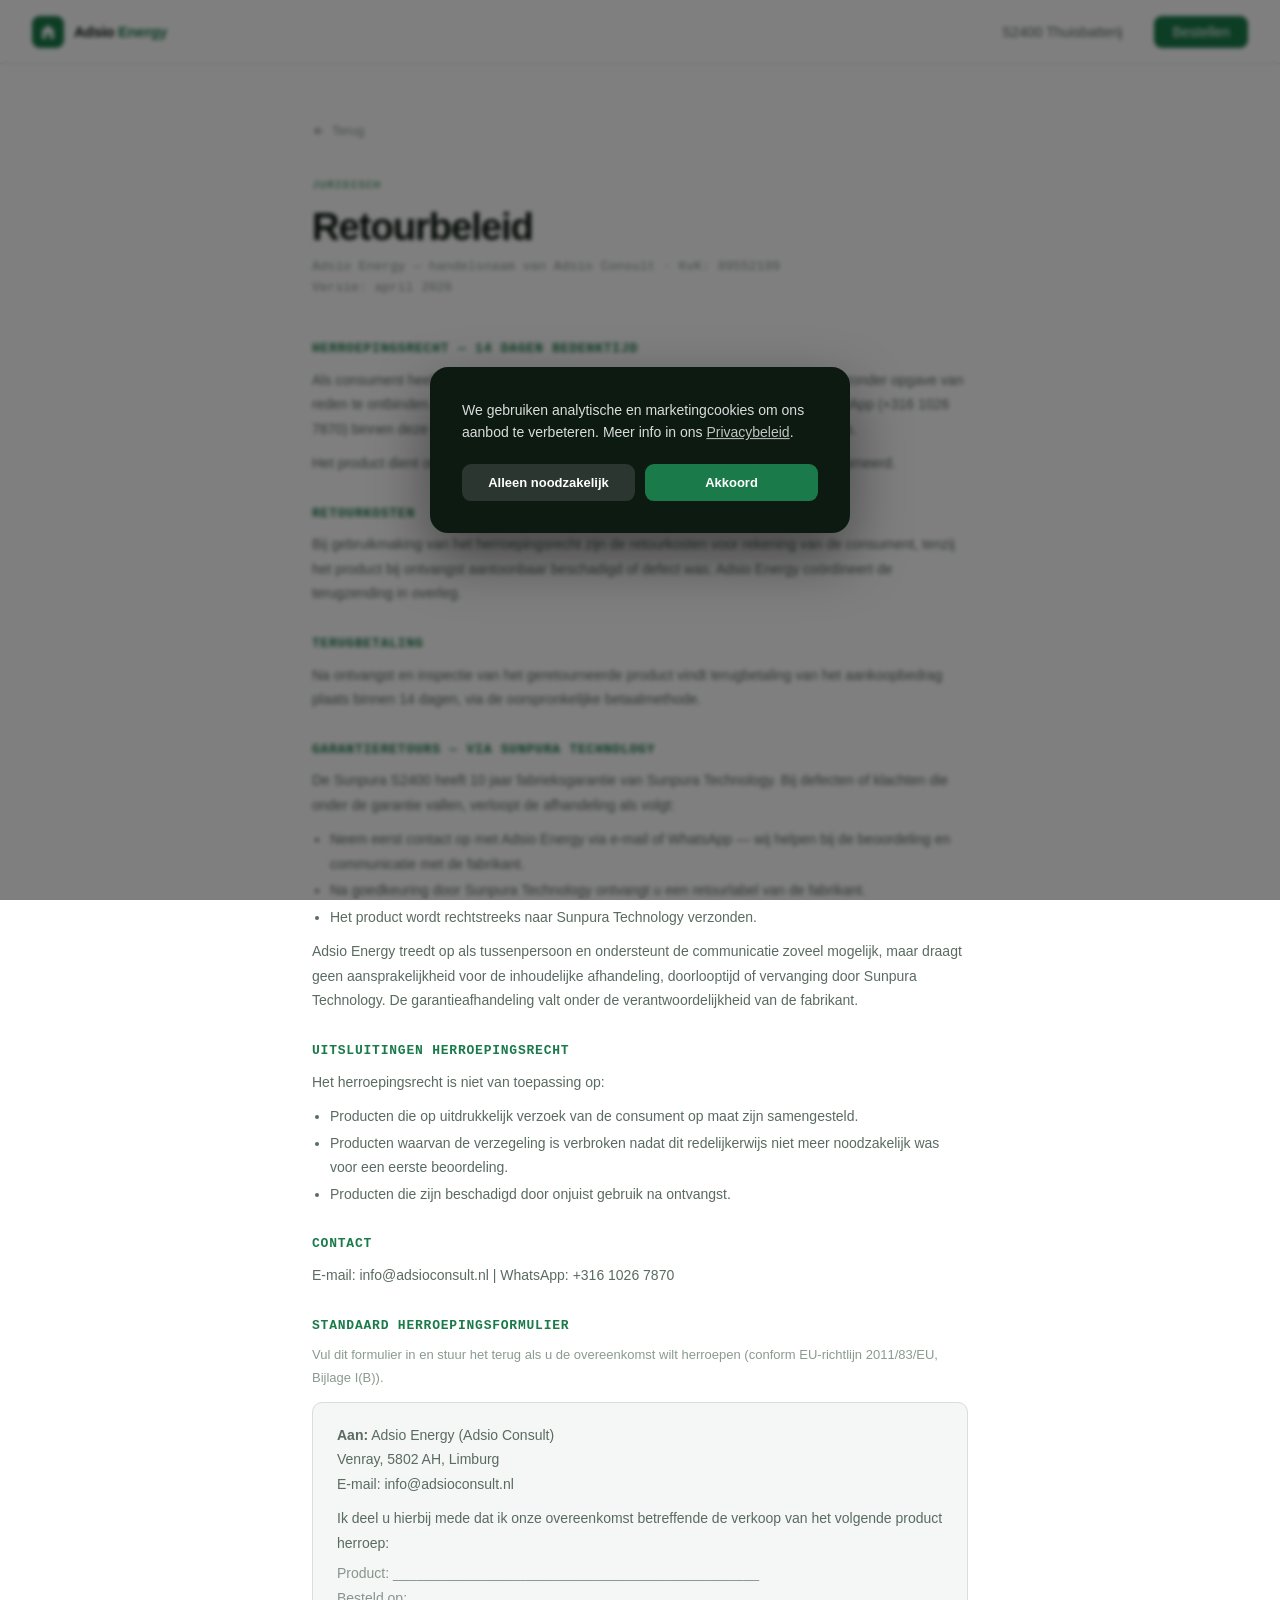
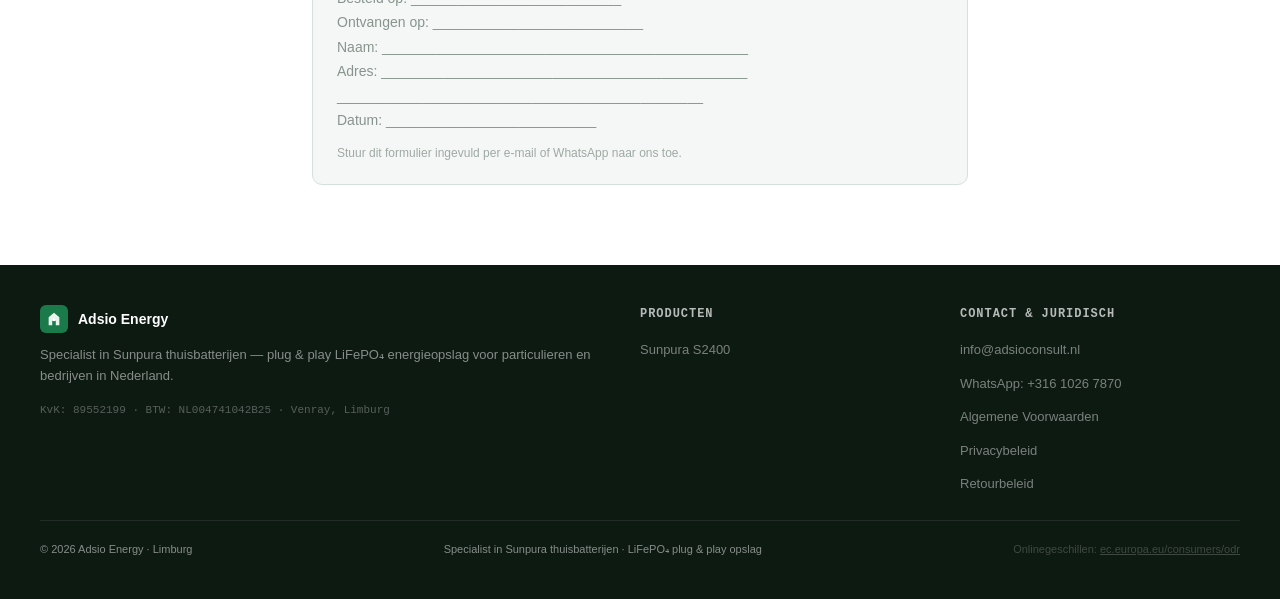
<file: retourbeleid/index.html>
<!DOCTYPE html>
<html lang="nl">
<head>
  <meta charset="UTF-8">
  <meta name="viewport" content="width=device-width, initial-scale=1.0">
  <meta name="robots" content="noindex, follow">
  <title>Retourbeleid | Adsio Energy</title>
  <link rel="icon" href="/favicon.svg" type="image/svg+xml">
  <link rel="stylesheet" href="/styles.css?v=promo2">
  <script>if(localStorage.getItem('cookie_consent')!==null){document.documentElement.classList.add('cookie-consent-set');}</script>
</head>
<body>

<nav>
  <a href="/" class="nav-logo">
    <div class="nav-logo-mark">
      <svg viewBox="0 0 18 18" fill="none" xmlns="http://www.w3.org/2000/svg">
        <path d="M9 2L3 7v9h4v-5h4v5h4V7L9 2z" fill="white" opacity="0.9"/>
        <circle cx="9" cy="10" r="1.5" fill="white"/>
      </svg>
    </div>
    <span class="nav-logo-text">Adsio <span>Energy</span></span>
  </a>
  <ul class="nav-links">
    <li><a href="/sunpura-s2400-thuisbatterij/">S2400 Thuisbatterij</a></li>
    <li><a href="/sunpura-s2400-thuisbatterij/" class="nav-cta">Bestellen</a></li>
  </ul>
  <button class="nav-hamburger" id="navHamburger" aria-label="Menu openen" aria-expanded="false">
    <span></span><span></span><span></span>
  </button>
</nav>

<nav class="mobile-nav" id="mobileNav" aria-hidden="true">
  <a href="/sunpura-s2400-thuisbatterij/">S2400 Thuisbatterij</a>
  <a href="/sunpura-s2400-thuisbatterij/" class="mobile-cta">Bestellen →</a>
</nav>

<div style="max-width: 720px; margin: 0 auto; padding: 56px 2rem 80px;">

  <a href="javascript:history.back()" style="display: inline-flex; align-items: center; gap: 6px; font-size: 13px; color: var(--muted); text-decoration: none; margin-bottom: 36px; transition: color .2s;">
    <svg width="14" height="14" viewBox="0 0 24 24" fill="none" stroke="currentColor" stroke-width="2.5"><path d="M19 12H5M12 5l-7 7 7 7"/></svg>
    Terug
  </a>

  <p style="font-family: var(--mono); font-size: 11px; font-weight: 500; text-transform: uppercase; letter-spacing: .1em; color: var(--green); margin-bottom: 10px;">Juridisch</p>
  <h1 style="font-size: clamp(1.8rem, 4vw, 2.4rem); font-weight: 700; color: var(--dark); margin: 0 0 8px; letter-spacing: -.03em; line-height: 1.15;">Retourbeleid</h1>
  <p style="font-size: 13px; color: var(--muted); font-family: var(--mono); margin: 0 0 40px;">Adsio Energy — handelsnaam van Adsio Consult · KvK: 89552199<br>Versie: april 2026</p>

  <div class="legal-body">

    <h2>Herroepingsrecht — 14 dagen bedenktijd</h2>
    <p>Als consument heeft u het recht uw aankoop binnen <strong>14 kalenderdagen</strong> na ontvangst zonder opgave van reden te ontbinden. Meld uw herroeping per e-mail (info@adsioconsult.nl) of via WhatsApp (+316 1026 7870) binnen deze termijn. Na ontvangst van uw melding ontvangt u verdere instructies.</p>
    <p>Het product dient ongebruikt, compleet en in de originele verpakking te worden geretourneerd.</p>

    <h2>Retourkosten</h2>
    <p>Bij gebruikmaking van het herroepingsrecht zijn de retourkosten voor rekening van de consument, tenzij het product bij ontvangst aantoonbaar beschadigd of defect was. Adsio Energy coördineert de terugzending in overleg.</p>

    <h2>Terugbetaling</h2>
    <p>Na ontvangst en inspectie van het geretourneerde product vindt terugbetaling van het aankoopbedrag plaats binnen 14 dagen, via de oorspronkelijke betaalmethode.</p>

    <h2>Garantieretours — via Sunpura Technology</h2>
    <p>De Sunpura S2400 heeft 10 jaar fabrieksgarantie van Sunpura Technology. Bij defecten of klachten die onder de garantie vallen, verloopt de afhandeling als volgt:</p>
    <ul>
      <li>Neem eerst contact op met Adsio Energy via e-mail of WhatsApp — wij helpen bij de beoordeling en communicatie met de fabrikant.</li>
      <li>Na goedkeuring door Sunpura Technology ontvangt u een retourlabel van de fabrikant.</li>
      <li>Het product wordt rechtstreeks naar Sunpura Technology verzonden.</li>
    </ul>
    <p>Adsio Energy treedt op als tussenpersoon en ondersteunt de communicatie zoveel mogelijk, maar draagt geen aansprakelijkheid voor de inhoudelijke afhandeling, doorlooptijd of vervanging door Sunpura Technology. De garantieafhandeling valt onder de verantwoordelijkheid van de fabrikant.</p>

    <h2>Uitsluitingen herroepingsrecht</h2>
    <p>Het herroepingsrecht is niet van toepassing op:</p>
    <ul>
      <li>Producten die op uitdrukkelijk verzoek van de consument op maat zijn samengesteld.</li>
      <li>Producten waarvan de verzegeling is verbroken nadat dit redelijkerwijs niet meer noodzakelijk was voor een eerste beoordeling.</li>
      <li>Producten die zijn beschadigd door onjuist gebruik na ontvangst.</li>
    </ul>

    <h2>Contact</h2>
    <p>E-mail: info@adsioconsult.nl | WhatsApp: +316 1026 7870</p>

    <h2>Standaard herroepingsformulier</h2>
    <p style="font-size:13px; color:var(--muted); margin-bottom:12px;">Vul dit formulier in en stuur het terug als u de overeenkomst wilt herroepen (conform EU-richtlijn 2011/83/EU, Bijlage I(B)).</p>
    <div style="border:1px solid var(--border); border-radius:10px; padding:20px 24px; font-size:13px; color:var(--grey); line-height:2.1; background:var(--light);">
      <p style="margin:0 0 10px;"><strong>Aan:</strong> Adsio Energy (Adsio Consult)<br>
      Venray, 5802 AH, Limburg<br>
      E-mail: info@adsioconsult.nl</p>
      <p style="margin:0 0 6px;">Ik deel u hierbij mede dat ik onze overeenkomst betreffende de verkoop van het volgende product herroep:</p>
      <p style="margin:0; opacity:.7;">
        Product: _______________________________________________<br>
        Besteld op: ___________________________<br>
        Ontvangen op: ___________________________<br>
        Naam: _______________________________________________<br>
        Adres: _______________________________________________<br>
        _______________________________________________<br>
        Datum: ___________________________
      </p>
      <p style="margin:10px 0 0; font-size:12px; opacity:.55;">Stuur dit formulier ingevuld per e-mail of WhatsApp naar ons toe.</p>
    </div>

  </div>
</div>

<footer>
  <div class="footer-inner">
    <div>
      <div class="footer-brand">
        <div class="footer-brand-mark">
          <svg viewBox="0 0 18 18" fill="none" xmlns="http://www.w3.org/2000/svg">
            <path d="M9 2L3 7v9h4v-5h4v5h4V7L9 2z" fill="white" opacity="0.9"/>
            <circle cx="9" cy="10" r="1.5" fill="white"/>
          </svg>
        </div>
        <span class="footer-brand-name">Adsio Energy</span>
      </div>
      <p class="footer-desc">Specialist in Sunpura thuisbatterijen — plug &amp; play LiFePO₄ energieopslag voor particulieren en bedrijven in Nederland.</p>
      <p class="footer-legal">KvK: 89552199 · BTW: NL004741042B25 · Venray, Limburg</p>
    </div>
    <div class="footer-col">
      <h4>Producten</h4>
      <ul>
        <li><a href="/sunpura-s2400-thuisbatterij/">Sunpura S2400</a></li>
      </ul>
    </div>
    <div class="footer-col">
      <h4>Contact &amp; juridisch</h4>
      <ul>
        <li><a href="mailto:info@adsioconsult.nl">info@adsioconsult.nl</a></li>
        <li><a href="https://wa.me/31610267870" target="_blank" rel="noopener">WhatsApp: +316 1026 7870</a></li>
        <li><a href="/algemene-voorwaarden/">Algemene Voorwaarden</a></li>
        <li><a href="/privacybeleid/">Privacybeleid</a></li>
        <li><a href="/retourbeleid/">Retourbeleid</a></li>
      </ul>
    </div>
  </div>
  <div class="footer-bottom">
    <span>© 2026 Adsio Energy · Limburg</span>
    <span>Specialist in Sunpura thuisbatterijen · LiFePO₄ plug &amp; play opslag</span>
    <span style="opacity:.4; font-size:11px;">Onlinegeschillen: <a href="https://ec.europa.eu/consumers/odr" target="_blank" rel="noopener" style="color:inherit;">ec.europa.eu/consumers/odr</a></span>
  </div>
</footer>

<div id="cookieBanner" class="cookie-banner" aria-live="polite">
  <p class="cookie-banner-text">We gebruiken analytische en marketingcookies om ons aanbod te verbeteren. Meer info in ons <a href="/privacybeleid/" style="color:rgba(255,255,255,.75); text-decoration:underline;">Privacybeleid</a>.</p>
  <div class="cookie-banner-btns">
    <button class="cookie-btn-secondary" onclick="setCookieConsent('rejected')">Alleen noodzakelijk</button>
    <button class="cookie-btn-primary" onclick="setCookieConsent('accepted')">Akkoord</button>
  </div>
</div>

<script src="/script.js?v=promo2"></script>

<style>
.legal-body h2 {
  font-size: 13px;
  font-weight: 600;
  text-transform: uppercase;
  letter-spacing: .06em;
  color: var(--green);
  font-family: var(--mono);
  margin: 28px 0 8px;
}
.legal-body p {
  font-size: 14px;
  color: var(--grey);
  line-height: 1.75;
  margin-bottom: 10px;
}
.legal-body ul {
  padding-left: 18px;
  margin-bottom: 10px;
}
.legal-body ul li {
  font-size: 14px;
  color: var(--grey);
  line-height: 1.75;
  margin-bottom: 2px;
}
</style>
</body>
</html>
</file>
<file: styles.css>
:root {
  --green: #1a7a4a;
  --green-light: #22a261;
  --green-dim: #e8f5ee;
  --accent: #f0a500;
  --dark: #0d1a12;
  --mid: #2c3d32;
  --grey: #5a6b61;
  --light: #f4f7f5;
  --white: #ffffff;
  --border: #d4e0d9;
  --radius: 12px;
  --mono: 'DM Mono', monospace;
  --sans: 'DM Sans', sans-serif;
  --muted: #8a9b90;
}

*, *::before, *::after { box-sizing: border-box; margin: 0; padding: 0; }

html { scroll-behavior: smooth; }

body {
  font-family: var(--sans);
  background: var(--white);
  color: var(--dark);
  line-height: 1.6;
  font-size: 16px;
}

/* NAV */
nav {
  position: sticky;
  top: 0;
  z-index: 100;
  background: rgba(255,255,255,0.95);
  backdrop-filter: blur(12px);
  border-bottom: 1px solid var(--border);
  padding: 0 2rem;
  display: flex;
  align-items: center;
  justify-content: space-between;
  height: 64px;
}

.nav-logo {
  display: flex;
  align-items: center;
  gap: 10px;
  text-decoration: none;
  color: var(--dark);
}

.nav-logo-mark {
  width: 32px;
  height: 32px;
  background: var(--green);
  border-radius: 8px;
  display: flex;
  align-items: center;
  justify-content: center;
}

.nav-logo-mark svg { width: 18px; height: 18px; }

.nav-logo-text {
  font-size: 15px;
  font-weight: 600;
  letter-spacing: -0.02em;
}

.nav-logo-text span { color: var(--green); }

.nav-links {
  display: flex;
  align-items: center;
  gap: 2rem;
  list-style: none;
}

.nav-links a {
  text-decoration: none;
  color: var(--grey);
  font-size: 14px;
  font-weight: 500;
  transition: color 0.2s;
}

.nav-links a:hover { color: var(--dark); }

.nav-cta {
  background: var(--green);
  color: var(--white) !important;
  padding: 8px 18px;
  border-radius: 8px;
  transition: background 0.2s !important;
}

.nav-cta:hover { background: var(--green-light) !important; color: var(--white) !important; }

/* HERO */
.hero {
  display: grid;
  grid-template-columns: 52% 48%;
  min-height: 92vh;
  align-items: stretch;
}
.hero-content {
  padding: 52px 52px 52px 48px;
  display: flex;
  flex-direction: column;
  justify-content: center;
  overflow-y: auto;
}

.hero-text { margin-bottom: 8px; }

.hero-badge {
  display: inline-flex;
  align-items: center;
  gap: 6px;
  background: var(--green-dim);
  color: var(--green);
  font-size: 12px;
  font-weight: 600;
  font-family: var(--mono);
  letter-spacing: 0.06em;
  text-transform: uppercase;
  padding: 6px 12px;
  border-radius: 100px;
  margin-bottom: 24px;
}

.hero-badge::before {
  content: '';
  width: 6px;
  height: 6px;
  background: var(--green);
  border-radius: 50%;
  animation: pulse 2s infinite;
}

@keyframes pulse {
  0%, 100% { opacity: 1; }
  50% { opacity: 0.4; }
}

.hero h1 {
  font-size: clamp(2rem, 4vw, 3rem);
  font-weight: 600;
  line-height: 1.15;
  letter-spacing: -0.03em;
  margin-bottom: 20px;
  color: var(--dark);
}

.hero h1 em {
  font-style: normal;
  color: var(--green);
}
#heroRotating {
  display: inline-block;
  transition: opacity 0.35s ease, transform 0.35s ease;
}
#heroRotating.fade {
  opacity: 0;
  transform: translateY(6px);
}
#heroSub {
  transition: opacity 0.35s ease;
}
#heroSub.fade {
  opacity: 0;
}

.hero-sub {
  font-size: 17px;
  color: var(--grey);
  line-height: 1.7;
  margin-bottom: 16px;
  font-weight: 300;
  max-width: 58ch;
}

.hero-stats {
  display: grid;
  grid-template-columns: repeat(3, 1fr);
  gap: 16px;
  margin-bottom: 36px;
  padding: 20px;
  background: var(--light);
  border-radius: var(--radius);
  border: 1px solid var(--border);
}

.stat { text-align: center; }

.stat-value {
  font-size: 22px;
  font-weight: 600;
  color: var(--dark);
  letter-spacing: -0.02em;
  font-family: var(--mono);
}

.stat-label {
  font-size: 11px;
  color: var(--grey);
  text-transform: uppercase;
  letter-spacing: 0.05em;
  font-weight: 500;
  margin-top: 2px;
}

.hero-actions {
  display: flex;
  gap: 12px;
  flex-wrap: wrap;
}

.btn-primary {
  display: inline-flex;
  align-items: center;
  gap: 8px;
  background: var(--green);
  color: var(--white);
  padding: 14px 24px;
  border-radius: 10px;
  text-decoration: none;
  font-weight: 600;
  font-size: 15px;
  transition: all 0.2s;
  border: none;
  cursor: pointer;
}

.btn-primary:hover {
  background: var(--green-light);
  transform: translateY(-1px);
}

.btn-secondary {
  display: inline-flex;
  align-items: center;
  gap: 8px;
  background: transparent;
  color: var(--dark);
  padding: 14px 24px;
  border-radius: 10px;
  text-decoration: none;
  font-weight: 500;
  font-size: 15px;
  transition: all 0.2s;
  border: 1.5px solid var(--border);
  cursor: pointer;
}

.btn-secondary:hover {
  border-color: var(--green);
  color: var(--green);
}

/* HERO IMAGE SIDE */
.hero-visual {
  position: sticky;
  top: 64px;
  height: calc(100vh - 64px);
  background: var(--light);
  border-right: 1px solid var(--border);
  display: flex;
  align-items: center;
  justify-content: center;
  padding: 40px 32px;
  overflow: hidden;
}
#configImg {
  max-height: 80vh;
  width: auto;
  max-width: 100%;
  object-fit: contain;
  object-position: center;
  filter: drop-shadow(0 24px 48px rgba(0,0,0,0.12));
  transition: opacity 0.3s ease;
  position: relative;
  z-index: 1;
}
.eupd-badge {
  position: absolute;
  bottom: 16px;
  right: 16px;
  width: 86px;
  z-index: 2;
  opacity: 0.92;
  filter: drop-shadow(0 2px 8px rgba(0,0,0,0.15));
}
.trust-eupd {
  height: 36px;
  width: auto;
  opacity: 0.85;
}
.hero-visual .config-popular-badge {
  position: absolute;
  top: 20px;
  left: 20px;
  z-index: 2;
}

/* PRICE DISPLAY */
.config-price-display {
  display: flex;
  align-items: baseline;
  gap: 10px;
  margin-bottom: 6px;
  flex-wrap: wrap;
}
.config-price-new {
  font-size: 30px;
  font-weight: 700;
  color: var(--dark);
  font-family: var(--mono);
  letter-spacing: -0.02em;
  line-height: 1;
}
.config-price-tag {
  background: var(--green-dim);
  color: var(--green);
  font-size: 11px;
  font-weight: 600;
  padding: 3px 9px;
  border-radius: 100px;
  white-space: nowrap;
  align-self: center;
}

/* ACCESSORY DESCRIPTION */
.config-item-info { display: flex; flex-direction: column; flex: 1; min-width: 0; }
.config-item-desc { font-size: 11px; color: var(--muted); line-height: 1.4; margin-top: 2px; font-weight: 400; }

.product-card::before {
  content: '';
  position: absolute;
  top: -60px;
  right: -60px;
  width: 200px;
  height: 200px;
  background: radial-gradient(circle, var(--green-dim) 0%, transparent 70%);
  pointer-events: none;
}

.product-img-placeholder {
  width: 100%;
  aspect-ratio: 4/3;
  background: linear-gradient(135deg, #e8f0eb 0%, #d4e8dc 100%);
  border-radius: 12px;
  display: flex;
  align-items: center;
  justify-content: center;
  margin-bottom: 20px;
  position: relative;
  overflow: hidden;
}

.product-img-placeholder svg { width: 80px; height: 80px; opacity: 0.3; }

.product-img-label {
  position: absolute;
  bottom: 12px;
  left: 12px;
  background: var(--white);
  border: 1px solid var(--border);
  border-radius: 6px;
  padding: 4px 10px;
  font-size: 11px;
  font-family: var(--mono);
  color: var(--grey);
}

.product-meta { display: flex; justify-content: space-between; align-items: flex-start; }
.product-name { font-size: 18px; font-weight: 600; letter-spacing: -0.02em; }
.product-tag { font-size: 11px; font-family: var(--mono); color: var(--grey); margin-top: 2px; }
.product-price-block { text-align: right; }
.product-price { font-size: 24px; font-weight: 600; color: var(--green); letter-spacing: -0.03em; font-family: var(--mono); }
.product-price-note { font-size: 11px; color: var(--grey); }

.float-badge {
  position: absolute;
  top: -12px;
  left: 24px;
  background: var(--accent);
  color: var(--dark);
  font-size: 11px;
  font-weight: 700;
  padding: 4px 12px;
  border-radius: 100px;
  letter-spacing: 0.03em;
}

/* TRUST BAR */
.trust-bar {
  background: var(--dark);
  color: var(--white);
  padding: 16px 2rem;
  display: flex;
  justify-content: center;
  gap: 40px;
  flex-wrap: wrap;
}

.trust-item {
  display: flex;
  align-items: center;
  gap: 8px;
  font-size: 13px;
  font-weight: 500;
  opacity: 0.9;
}

.trust-item svg { width: 16px; height: 16px; flex-shrink: 0; color: var(--accent); }

/* SECTION */
section { padding: 80px 2rem; }

.container { max-width: 1200px; margin: 0 auto; }

.section-label {
  font-family: var(--mono);
  font-size: 11px;
  font-weight: 500;
  text-transform: uppercase;
  letter-spacing: 0.1em;
  color: var(--green);
  margin-bottom: 12px;
}

.section-title {
  font-size: clamp(1.6rem, 3vw, 2.2rem);
  font-weight: 600;
  letter-spacing: -0.03em;
  line-height: 1.2;
  margin-bottom: 16px;
}

.section-sub {
  font-size: 16px;
  color: var(--grey);
  line-height: 1.7;
  font-weight: 300;
}

/* WHY */
.why-grid {
  display: grid;
  grid-template-columns: repeat(3, 1fr);
  gap: 24px;
  margin-top: 48px;
}

.why-card {
  padding: 28px;
  border: 1px solid var(--border);
  border-radius: var(--radius);
  background: var(--white);
  opacity: 0;
  transform: translateY(24px);
  transition: opacity 0.6s ease, transform 0.6s ease, border-color 0.2s, box-shadow 0.2s;
}

.why-card:hover {
  border-color: var(--green);
  box-shadow: 0 4px 20px rgba(26, 122, 74, 0.08);
}

.why-icon {
  width: 44px;
  height: 44px;
  background: var(--green-dim);
  border-radius: 10px;
  display: flex;
  align-items: center;
  justify-content: center;
  margin-bottom: 16px;
  color: var(--green);
}

.why-icon svg { width: 22px; height: 22px; }
.why-title { font-size: 15px; font-weight: 600; margin-bottom: 8px; letter-spacing: -0.01em; }
.why-text { font-size: 14px; color: var(--grey); line-height: 1.6; }

/* PACKAGES */
#pakketten { background: var(--light); }

.packages-grid {
  display: grid;
  grid-template-columns: repeat(4, 1fr);
  gap: 20px;
  margin-top: 48px;
}

.package-card {
  background: var(--white);
  border: 1.5px solid var(--border);
  border-radius: 16px;
  padding: 28px 24px;
  position: relative;
  opacity: 0;
  transform: translateY(24px);
  transition: opacity 0.6s ease, transform 0.6s ease, border-color 0.2s, box-shadow 0.2s;
  display: flex;
  flex-direction: column;
}

.package-card:hover {
  border-color: var(--green);
  box-shadow: 0 8px 30px rgba(26,122,74,0.1);
  transform: translateY(-2px);
}

.package-card.featured {
  border-color: var(--green);
  background: var(--dark);
  color: var(--white);
}

.package-tag {
  position: absolute;
  top: -12px;
  left: 50%;
  transform: translateX(-50%);
  background: var(--green);
  color: var(--white);
  font-size: 10px;
  font-weight: 700;
  font-family: var(--mono);
  letter-spacing: 0.08em;
  text-transform: uppercase;
  padding: 4px 12px;
  border-radius: 100px;
  white-space: nowrap;
}

.package-capacity {
  font-family: var(--mono);
  font-size: 11px;
  font-weight: 500;
  text-transform: uppercase;
  letter-spacing: 0.08em;
  color: var(--grey);
  margin-bottom: 8px;
}

.package-card.featured .package-capacity { color: rgba(255,255,255,0.5); }
.package-name { font-size: 20px; font-weight: 600; letter-spacing: -0.02em; margin-bottom: 4px; }
.package-modules { font-size: 13px; color: var(--grey); margin-bottom: 20px; }
.package-card.featured .package-modules { color: rgba(255,255,255,0.5); }

.package-price {
  font-size: 32px;
  font-weight: 600;
  letter-spacing: -0.03em;
  font-family: var(--mono);
  color: var(--green);
  margin-bottom: 4px;
}

.package-card.featured .package-price { color: #4dd98a; }
.package-price-note { font-size: 11px; color: var(--grey); margin-bottom: 20px; }
.package-card.featured .package-price-note { color: rgba(255,255,255,0.4); }

.package-features { list-style: none; margin-bottom: 24px; flex: 1; }

.package-features li {
  font-size: 13px;
  color: var(--grey);
  padding: 5px 0;
  display: flex;
  align-items: flex-start;
  gap: 8px;
  line-height: 1.4;
}

.package-card.featured .package-features li { color: rgba(255,255,255,0.7); }

.package-features li::before {
  content: '✓';
  color: var(--green);
  font-weight: 700;
  font-size: 12px;
  flex-shrink: 0;
  margin-top: 1px;
}

.package-card.featured .package-features li::before { color: #4dd98a; }

.package-btn {
  display: block;
  text-align: center;
  padding: 12px;
  border-radius: 8px;
  font-weight: 600;
  font-size: 14px;
  text-decoration: none;
  transition: all 0.2s;
  cursor: pointer;
  border: none;
}

.package-btn-outline {
  border: 1.5px solid var(--border);
  color: var(--dark);
  background: transparent;
}

.package-btn-outline:hover { border-color: var(--green); color: var(--green); }
.package-btn-solid { background: var(--green); color: var(--white); }
.package-btn-solid:hover { background: var(--green-light); }

/* SERVICE PACKAGES */
.service-grid {
  display: grid;
  grid-template-columns: repeat(3, 1fr);
  gap: 24px;
  margin-top: 48px;
}

.service-card {
  border: 1.5px solid var(--border);
  border-radius: 16px;
  padding: 28px;
  background: var(--white);
  opacity: 0;
  transform: translateY(24px);
  transition: opacity 0.6s ease, transform 0.6s ease, border-color 0.2s, box-shadow 0.2s;
}

.service-card:hover {
  border-color: var(--green);
  box-shadow: 0 4px 20px rgba(26,122,74,0.08);
}

.service-card.featured {
  border-color: var(--green);
  background: var(--green-dim);
}

.service-label {
  font-family: var(--mono);
  font-size: 10px;
  font-weight: 500;
  text-transform: uppercase;
  letter-spacing: 0.1em;
  color: var(--grey);
  margin-bottom: 12px;
}

.service-name { font-size: 20px; font-weight: 600; letter-spacing: -0.02em; margin-bottom: 6px; }

.service-price {
  font-size: 28px;
  font-weight: 600;
  letter-spacing: -0.03em;
  font-family: var(--mono);
  color: var(--green);
  margin-bottom: 4px;
}

.service-price-note { font-size: 12px; color: var(--grey); margin-bottom: 20px; }

.service-features { list-style: none; margin-bottom: 24px; }

.service-features li {
  font-size: 13px;
  color: var(--grey);
  padding: 5px 0;
  display: flex;
  align-items: flex-start;
  gap: 8px;
  line-height: 1.4;
  border-bottom: 1px solid var(--border);
}

.service-features li:last-child { border-bottom: none; }

.service-features li::before {
  content: '→';
  color: var(--green);
  font-size: 12px;
  flex-shrink: 0;
  margin-top: 1px;
}

/* HOW IT WORKS */
.steps {
  display: grid;
  grid-template-columns: repeat(4, 1fr);
  gap: 0;
  margin-top: 48px;
  position: relative;
}

.steps::before {
  content: '';
  position: absolute;
  top: 20px;
  left: 10%;
  right: 10%;
  height: 1px;
  background: var(--border);
  z-index: 0;
}

.step { text-align: center; padding: 0 16px; position: relative; z-index: 1; opacity: 0; transform: translateY(24px); transition: opacity 0.6s ease, transform 0.6s ease; }

.step-number {
  width: 40px;
  height: 40px;
  background: var(--white);
  border: 2px solid var(--green);
  border-radius: 50%;
  display: flex;
  align-items: center;
  justify-content: center;
  margin: 0 auto 16px;
  font-family: var(--mono);
  font-size: 14px;
  font-weight: 600;
  color: var(--green);
}

.step-title { font-size: 14px; font-weight: 600; margin-bottom: 8px; letter-spacing: -0.01em; }
.step-text { font-size: 13px; color: var(--grey); line-height: 1.5; }

/* SPECS */
#specs { background: var(--dark); color: var(--white); padding-bottom: 48px; }

.specs-grid {
  display: grid;
  grid-template-columns: 1fr 1fr;
  gap: 48px;
  margin-top: 48px;
  align-items: start;
}

.specs-video {
  width: 100%;
  border-radius: 12px;
  display: block;
  overflow: hidden;
}

.specs-table {
  border: 1px solid rgba(255,255,255,0.1);
  border-radius: var(--radius);
  overflow: hidden;
}

.specs-table .row {
  display: grid;
  grid-template-columns: 1fr 1fr;
  padding: 12px 16px;
  border-bottom: 1px solid rgba(255,255,255,0.07);
  font-size: 14px;
}

.specs-table .row:last-child { border-bottom: none; }
.specs-table .row .key { color: rgba(255,255,255,0.45); font-family: var(--mono); font-size: 12px; }
.specs-table .row .val { color: rgba(255,255,255,0.9); font-weight: 500; text-align: right; }
.specs-table .row .val.good { color: #4dd98a; }

.cert-list { display: flex; flex-direction: column; gap: 12px; margin-top: 24px; }

.cert-item {
  display: flex;
  align-items: center;
  gap: 12px;
  padding: 14px 16px;
  background: rgba(255,255,255,0.05);
  border: 1px solid rgba(255,255,255,0.08);
  border-radius: 8px;
  opacity: 0;
  transform: translateY(24px);
  transition: opacity 0.6s ease, transform 0.6s ease;
}

.cert-icon {
  width: 36px;
  height: 36px;
  background: rgba(26, 122, 74, 0.3);
  border-radius: 8px;
  display: flex;
  align-items: center;
  justify-content: center;
  color: #4dd98a;
  font-family: var(--mono);
  font-size: 10px;
  font-weight: 700;
  flex-shrink: 0;
  letter-spacing: -0.02em;
}

.cert-text .cert-name { font-size: 14px; font-weight: 500; color: rgba(255,255,255,0.9); }
.cert-text .cert-desc { font-size: 12px; color: rgba(255,255,255,0.4); margin-top: 1px; }

/* FAQ */
.faq-list { margin-top: 48px; max-width: 720px; }
.faq-item { border-bottom: 1px solid var(--border); }

.faq-q {
  width: 100%;
  text-align: left;
  background: none;
  border: none;
  padding: 20px 0;
  font-family: var(--sans);
  font-size: 15px;
  font-weight: 500;
  color: var(--dark);
  cursor: pointer;
  display: flex;
  justify-content: space-between;
  align-items: center;
  gap: 16px;
  letter-spacing: -0.01em;
}

.faq-q:hover { color: var(--green); }

.faq-icon {
  width: 20px;
  height: 20px;
  flex-shrink: 0;
  border: 1.5px solid var(--border);
  border-radius: 50%;
  display: flex;
  align-items: center;
  justify-content: center;
  transition: all 0.2s;
  font-size: 14px;
  color: var(--grey);
}

.faq-item.open .faq-icon {
  background: var(--green);
  border-color: var(--green);
  color: var(--white);
  transform: rotate(45deg);
}

.faq-a { font-size: 14px; color: var(--grey); line-height: 1.7; padding-bottom: 20px; display: none; }
.faq-item.open .faq-a { display: block; }

/* ORDER FORM (legacy styles, kept for modals) */
#bestellen { background: var(--light); }

.order-wrapper {
  display: grid;
  grid-template-columns: 1fr 1fr;
  gap: 60px;
  align-items: start;
  margin-top: 48px;
}

.order-info h3 { font-size: 20px; font-weight: 600; letter-spacing: -0.02em; margin-bottom: 16px; }
.order-info p { font-size: 14px; color: var(--grey); line-height: 1.7; margin-bottom: 24px; }
.order-guarantees { display: flex; flex-direction: column; gap: 10px; }

.guarantee {
  display: flex;
  align-items: center;
  gap: 10px;
  font-size: 14px;
  color: var(--dark);
  font-weight: 500;
}

.guarantee-icon {
  width: 28px;
  height: 28px;
  background: var(--green-dim);
  border-radius: 6px;
  display: flex;
  align-items: center;
  justify-content: center;
  color: var(--green);
  flex-shrink: 0;
  font-size: 14px;
}

.order-form {
  background: var(--white);
  border: 1.5px solid var(--border);
  border-radius: 16px;
  padding: 32px;
}

.form-title { font-size: 18px; font-weight: 600; letter-spacing: -0.02em; margin-bottom: 4px; }
.form-subtitle { font-size: 13px; color: var(--grey); margin-bottom: 24px; }
.form-group { margin-bottom: 16px; }
.form-label { display: block; font-size: 13px; font-weight: 500; color: var(--dark); margin-bottom: 6px; }

.form-input, .form-select, .form-textarea {
  width: 100%;
  padding: 10px 14px;
  border: 1.5px solid var(--border);
  border-radius: 8px;
  font-family: var(--sans);
  font-size: 14px;
  color: var(--dark);
  background: var(--white);
  transition: border-color 0.2s;
  outline: none;
}

.form-input:focus, .form-select:focus, .form-textarea:focus { border-color: var(--green); }
.form-textarea { resize: vertical; min-height: 80px; }
.form-row { display: grid; grid-template-columns: 1fr 1fr; gap: 12px; }
.form-note { font-size: 11px; color: var(--grey); margin-top: 12px; line-height: 1.5; }
.field-invalid { border-color: #e05252 !important; box-shadow: 0 0 0 2px rgba(224,82,82,.18) !important; }

.form-submit {
  width: 100%;
  padding: 14px;
  background: var(--green);
  color: var(--white);
  border: none;
  border-radius: 10px;
  font-family: var(--sans);
  font-size: 15px;
  font-weight: 600;
  cursor: pointer;
  transition: all 0.2s;
  margin-top: 16px;
}

.form-submit:hover { background: var(--green-light); transform: translateY(-1px); }

/* FOOTER */
footer {
  background: var(--dark);
  color: rgba(255,255,255,0.5);
  padding: 40px 2rem;
}

.footer-inner {
  max-width: 1200px;
  margin: 0 auto;
  display: grid;
  grid-template-columns: 2fr 1fr 1fr;
  gap: 40px;
}

.footer-brand { display: flex; align-items: center; gap: 10px; margin-bottom: 12px; }

.footer-brand-mark {
  width: 28px;
  height: 28px;
  background: var(--green);
  border-radius: 6px;
  display: flex;
  align-items: center;
  justify-content: center;
  font-size: 14px;
  flex-shrink: 0;
}
.footer-brand-mark svg { width: 16px; height: 16px; }

.footer-brand-name { font-size: 14px; font-weight: 600; color: var(--white); }
.footer-desc { font-size: 13px; line-height: 1.6; margin-bottom: 16px; }
.footer-legal { font-size: 11px; font-family: var(--mono); opacity: 0.6; }

.footer-col h4 {
  font-size: 12px;
  font-weight: 600;
  text-transform: uppercase;
  letter-spacing: 0.08em;
  color: rgba(255,255,255,0.7);
  margin-bottom: 12px;
  font-family: var(--mono);
}

.footer-col ul { list-style: none; display: flex; flex-direction: column; gap: 8px; }

.footer-col ul li a {
  color: rgba(255,255,255,0.45);
  text-decoration: none;
  font-size: 13px;
  transition: color 0.2s;
}

.footer-col ul li a:hover { color: var(--white); }

.footer-bottom {
  max-width: 1200px;
  margin: 24px auto 0;
  padding-top: 20px;
  border-top: 1px solid rgba(255,255,255,0.08);
  display: flex;
  justify-content: space-between;
  align-items: center;
  font-size: 11px;
  gap: 16px;
  flex-wrap: wrap;
}

/* NOTIFICATION */
.notification {
  display: none;
  position: fixed;
  bottom: 24px;
  right: 24px;
  background: var(--dark);
  color: var(--white);
  padding: 16px 20px;
  border-radius: 12px;
  font-size: 14px;
  z-index: 999;
  max-width: 320px;
  border: 1px solid rgba(255,255,255,0.1);
  box-shadow: 0 8px 32px rgba(0,0,0,0.3);
}

.notification.show { display: flex; align-items: center; gap: 12px; }
.notification-icon { font-size: 20px; flex-shrink: 0; }

/* GALLERY SLIDER */
.gallery-section { padding: 32px 0 48px; background: var(--white); }

.gallery-slider {
  position: relative;
  width: 100%;
  height: 500px;
  overflow: hidden;
  border-radius: 16px;
}

.gallery-slide { position: absolute; inset: 0; opacity: 0; transition: opacity 1s ease; }
.gallery-slide.active { opacity: 1; }
.gallery-slide img { width: 100%; height: 100%; object-fit: cover; object-position: center; display: block; }

.gallery-caption {
  position: absolute;
  bottom: 0; left: 0; right: 0;
  background: linear-gradient(transparent, rgba(0,0,0,0.55));
  padding: 60px 40px 28px;
}

.gallery-caption-label {
  font-size: 11px;
  font-weight: 600;
  text-transform: uppercase;
  letter-spacing: 0.08em;
  color: rgba(255,255,255,0.65);
  font-family: var(--mono);
  margin-bottom: 6px;
}

.gallery-caption-text { font-size: 18px; font-weight: 500; color: white; letter-spacing: -0.01em; }

.gallery-dots {
  position: absolute;
  bottom: 24px;
  right: 32px;
  display: flex;
  gap: 6px;
  align-items: center;
  z-index: 5;
}

.gallery-dot {
  width: 7px; height: 7px;
  border-radius: 50%;
  background: rgba(255,255,255,0.4);
  cursor: default;
  transition: all 0.3s;
  border: none;
  padding: 0;
}

.gallery-dot.active { background: white; transform: scale(1.35); }

/* APP SECTION */
.app-section { background: var(--dark); color: white; }

.app-grid {
  display: grid;
  grid-template-columns: 1fr 1fr;
  gap: 64px;
  align-items: center;
}

.app-promo-wrap { border-radius: 16px; overflow: hidden; box-shadow: 0 24px 64px rgba(0,0,0,0.4); }
.app-promo-wrap img { width: 100%; display: block; }

.app-screens-row { display: grid; grid-template-columns: repeat(3, 1fr); gap: 10px; margin-top: 28px; }

.app-screen-frame { border-radius: 12px; overflow: hidden; border: 1px solid rgba(255,255,255,0.08); background: #111; }
.app-screen-frame img { width: 100%; display: block; }

.app-text-block .section-label { color: var(--green); }
.app-text-block .section-title { color: white; }

.app-feat-list { list-style: none; margin: 28px 0; display: flex; flex-direction: column; gap: 12px; }

.app-feat-list li {
  display: flex;
  align-items: flex-start;
  gap: 10px;
  font-size: 14px;
  color: rgba(255,255,255,0.75);
  line-height: 1.5;
}

.app-feat-list li::before {
  content: '';
  width: 18px; height: 18px; min-width: 18px;
  border-radius: 50%;
  background: var(--green);
  background-image: url("data:image/svg+xml,%3Csvg viewBox='0 0 18 18' fill='none' xmlns='http://www.w3.org/2000/svg'%3E%3Cpath d='M4 9l3.5 3.5L14 6' stroke='white' stroke-width='2' stroke-linecap='round' stroke-linejoin='round'/%3E%3C/svg%3E");
  background-size: cover;
  margin-top: 1px;
}

.store-badges { display: flex; gap: 12px; flex-wrap: wrap; }

.store-badge {
  background: rgba(255,255,255,0.08);
  border: 1px solid rgba(255,255,255,0.15);
  border-radius: 10px;
  padding: 10px 18px;
  color: white;
  font-size: 13px;
  font-weight: 500;
  display: flex;
  align-items: center;
  gap: 8px;
  text-decoration: none;
  transition: background 0.2s;
}

.store-badge:hover { background: rgba(255,255,255,0.15); }

/* ACCESSORIES */
.acc-grid {
  display: grid;
  grid-template-columns: repeat(auto-fit, minmax(260px, 1fr));
  gap: 24px;
  margin-top: 40px;
}

.acc-card {
  background: var(--white);
  border: 1px solid var(--border);
  border-radius: var(--radius);
  overflow: hidden;
  display: flex;
  flex-direction: column;
  opacity: 0;
  transform: translateY(24px);
  transition: opacity 0.6s ease, transform 0.6s ease, box-shadow 0.2s;
}

.acc-card:hover { box-shadow: 0 8px 32px rgba(0,0,0,0.08); }

.acc-img {
  background: var(--white);
  padding: 32px 40px;
  display: flex;
  align-items: center;
  justify-content: center;
  min-height: 200px;
}

.acc-img img { max-height: 180px; max-width: 100%; object-fit: contain; }

.acc-img--cover {
  padding: 0;
  background: none;
  min-height: 220px;
  overflow: hidden;
}

.acc-img--cover img { width: 100%; height: 220px; object-fit: cover; max-height: none; border-radius: 0; }

.acc-body { padding: 20px 24px 24px; flex: 1; display: flex; flex-direction: column; }

.acc-tag {
  font-size: 11px;
  font-weight: 600;
  text-transform: uppercase;
  letter-spacing: 0.06em;
  color: var(--green);
  font-family: var(--mono);
  margin-bottom: 6px;
}

.acc-name { font-size: 15px; font-weight: 600; color: var(--dark); margin-bottom: 8px; letter-spacing: -0.01em; }
.acc-desc { font-size: 13px; color: var(--grey); line-height: 1.6; flex: 1; }

.acc-compat {
  margin-top: 14px;
  font-size: 12px;
  color: var(--green);
  font-weight: 500;
  display: flex;
  align-items: center;
  gap: 6px;
}

.acc-compat::before { content: '✓'; font-weight: 700; }

/* SCROLL ANIMATION — initial state */
.why-card, .package-card, .service-card, .step, .acc-card, .cert-item {
  opacity: 0;
  transform: translateY(24px);
  transition: opacity 0.5s ease, transform 0.5s ease;
}

/* HAMBURGER BUTTON */
.nav-hamburger {
  display: none;
  flex-direction: column;
  justify-content: center;
  gap: 5px;
  width: 36px; height: 36px;
  background: none;
  border: none;
  cursor: pointer;
  padding: 4px;
  border-radius: 6px;
  transition: background 0.2s;
}

.nav-hamburger:hover { background: var(--light); }

.nav-hamburger span {
  display: block;
  width: 22px; height: 2px;
  background: var(--dark);
  border-radius: 2px;
  transition: all 0.25s ease;
}

.nav-hamburger.open span:nth-child(1) { transform: translateY(7px) rotate(45deg); }
.nav-hamburger.open span:nth-child(2) { opacity: 0; }
.nav-hamburger.open span:nth-child(3) { transform: translateY(-7px) rotate(-45deg); }

/* MOBILE NAV DRAWER */
.mobile-nav {
  display: none;
  position: fixed;
  top: 64px; left: 0; right: 0;
  height: auto;
  background: rgba(255,255,255,0.98);
  backdrop-filter: blur(12px);
  border-bottom: 1px solid var(--border);
  z-index: 99;
  padding: 16px 1.5rem 20px;
  flex-direction: column;
  gap: 4px;
}

.mobile-nav.open { display: flex; }

.mobile-nav a {
  text-decoration: none;
  color: var(--dark);
  font-size: 16px;
  font-weight: 500;
  padding: 10px 0;
  border-bottom: 1px solid var(--border);
  transition: color 0.2s;
}

.mobile-nav a:last-child { border-bottom: none; }
.mobile-nav a:hover { color: var(--green); }

.mobile-nav .mobile-cta {
  margin-top: 8px;
  background: var(--green);
  color: var(--white) !important;
  text-align: center;
  padding: 13px !important;
  border-radius: 10px;
  border-bottom: none !important;
  font-weight: 600 !important;
}

.mobile-nav .mobile-cta:hover { background: var(--green-light); }

/* CONFIGURATOR */
.configurator-card {
  width: 100%;
  margin-top: 14px;
  padding-top: 16px;
  border-top: 1.5px solid var(--border);
}

.config-img-wrap {
  background: var(--light);
  border-radius: 12px;
  padding: 16px 20px 8px;
  margin-bottom: 18px;
  display: flex;
  align-items: flex-end;
  justify-content: center;
  min-height: 260px;
  position: relative;
  overflow: hidden;
}

.config-img-wrap img {
  max-height: 260px;
  width: auto;
  object-fit: contain;
  object-position: center bottom;
  transition: opacity 0.25s ease;
  filter: drop-shadow(0 8px 24px rgba(0,0,0,0.12));
}

.config-popular-badge {
  position: absolute;
  top: 10px; left: 10px;
  background: var(--accent);
  color: var(--dark);
  font-size: 10px;
  font-weight: 700;
  padding: 3px 10px;
  border-radius: 100px;
  display: none;
}

.config-popular-badge.visible { display: block; }

.config-section { padding: 14px 0; border-bottom: 1px solid var(--border); }

.config-label {
  font-size: 10px;
  font-weight: 600;
  text-transform: uppercase;
  letter-spacing: 0.09em;
  color: var(--grey);
  font-family: var(--mono);
  margin-bottom: 14px;
}

.cap-btns { display: grid; grid-template-columns: repeat(4, 1fr); gap: 6px; }

.cap-btn {
  padding: 14px 6px;
  border: 1.5px solid var(--border);
  border-radius: 8px;
  background: var(--white);
  font-family: var(--mono);
  font-size: 14px;
  font-weight: 500;
  color: var(--grey);
  cursor: pointer;
  transition: all 0.2s;
  text-align: center;
  line-height: 1.3;
}

.cap-btn:hover { border-color: var(--green); color: var(--green); }
.cap-btn.active { border-color: var(--green); background: var(--green); color: white; font-weight: 600; }
.cap-btn small { display: block; font-size: 11px; opacity: 0.75; margin-top: 2px; }
.cap-btn-wrap { position: relative; display: flex; flex-direction: column; }
.cap-btn-wrap .cap-btn { flex: 1; }
.cap-popular {
  position: absolute;
  top: 0;
  left: 50%;
  transform: translate(-50%, -50%);
  background: var(--accent);
  color: white;
  font-size: 9px;
  font-weight: 500;
  padding: 2px 8px;
  border-radius: 20px;
  white-space: nowrap;
  letter-spacing: .02em;
  z-index: 1;
}

/* ACCESSORIES — 2 columns on desktop */
.config-acc-grid { display: grid; grid-template-columns: 1fr 1fr; gap: 8px; }

.config-check-item {
  display: flex;
  align-items: flex-start;
  gap: 8px;
  padding: 10px 12px;
  border: 1.5px solid var(--border);
  border-radius: 10px;
  cursor: pointer;
  transition: border-color 0.15s, background 0.15s;
}

.config-check-item:hover { border-color: var(--green); }
.config-check-item:has(input:checked) { border-color: var(--green); background: var(--green-dim); }

.config-check-item input {
  width: 15px; height: 15px;
  accent-color: var(--green);
  cursor: pointer;
  flex-shrink: 0;
  margin-top: 2px;
}

/* SERVICE — 3 columns on desktop */
.config-service-grid { display: grid; grid-template-columns: repeat(3, 1fr); gap: 8px; }

.config-service-card {
  display: flex;
  flex-direction: column;
  padding: 12px;
  border: 1.5px solid var(--border);
  border-radius: 10px;
  cursor: pointer;
  transition: border-color 0.15s, background 0.15s;
  position: relative;
}

.config-service-card:hover { border-color: var(--green); }
.config-service-card:has(input:checked) { border-color: var(--green); background: var(--green-dim); }
.config-service-card input { position: absolute; opacity: 0; pointer-events: none; }
.service-card-title { font-size: 13px; font-weight: 600; color: var(--dark); margin-bottom: 4px; }
.service-card-desc { font-size: 11px; color: var(--muted); line-height: 1.45; flex: 1; }
.service-card-price { font-size: 13px; font-weight: 700; color: var(--green); font-family: var(--mono); margin-top: 8px; }

.config-item-name { flex: 1; font-size: 13px; color: var(--dark); font-weight: 500; }
.config-item-price { font-size: 12px; font-family: var(--mono); color: var(--green); font-weight: 600; flex-shrink: 0; }

/* B2400 uitbreiding — full-width 5th button */
.cap-btn-uitbreiding {
  grid-column: 1 / -1;
  font-size: 12px;
  color: var(--muted);
  border-style: dashed;
  padding: 8px;
}

.cap-btn-uitbreiding.active, .cap-btn-uitbreiding:hover { color: var(--dark); }

.config-total-row {
  display: flex;
  justify-content: space-between;
  align-items: center;
  padding: 14px 0 16px;
}

.config-total-label { font-size: 12px; color: var(--grey); margin-bottom: 2px; }
.config-total-price { font-size: 26px; font-weight: 600; color: var(--dark); font-family: var(--mono); letter-spacing: -0.03em; }
.config-note { font-size: 11px; color: var(--grey); text-align: right; line-height: 1.5; }

.config-cta {
  width: 100%;
  padding: 13px;
  background: var(--green);
  color: white;
  border: none;
  border-radius: 10px;
  font-family: var(--sans);
  font-size: 15px;
  font-weight: 600;
  cursor: pointer;
  transition: all 0.2s;
}

.config-cta:hover { background: var(--green-light); transform: translateY(-1px); }

/* GIFT BLOCK */
.config-gift-section { padding-top: 16px; }
.config-gift-items { display: flex; gap: 8px; margin: 10px 0 12px; }
.config-gift-item {
  display: flex; align-items: center; gap: 8px;
  background: rgba(26,122,74,.06);
  border: 1px solid rgba(26,122,74,.2);
  border-radius: 9px;
  padding: 9px 11px;
  flex: 1;
}
.config-gift-item img {
  width: 38px; height: 38px; object-fit: contain;
  background: white; border-radius: 6px; padding: 3px; flex-shrink: 0;
}
.config-gift-info { display: flex; flex-direction: column; gap: 2px; }
.config-gift-badge {
  display: inline-block;
  background: #e8a020; color: white;
  font-size: 9px; font-weight: 800;
  padding: 1px 5px; border-radius: 3px;
  letter-spacing: .06em; width: fit-content;
}
.config-gift-iname { font-size: 12px; font-weight: 600; color: var(--dark); line-height: 1.3; }
.config-gift-ival { font-size: 10px; color: var(--muted); text-decoration: line-through; }
.config-gift-free { text-decoration: none; color: #aaa; font-weight: 600; font-size: 11px; margin-left: 4px; }
.config-gift-idesc { font-size: 10px; color: var(--muted); line-height: 1.3; margin-top: 2px; }
.config-gift-toggle {
  display: flex; align-items: flex-start; gap: 7px;
  cursor: pointer; font-size: 11px; color: var(--muted); line-height: 1.4;
}
.config-gift-toggle input {
  width: 13px; height: 13px; margin-top: 1px;
  cursor: pointer; accent-color: var(--green); flex-shrink: 0;
}

/* ADDONS SECTION */
.config-addons { padding: 14px 0 0; border-top: 1px solid var(--border); margin-top: 4px; }
.config-addons-header {
  font-size: 11px; font-weight: 600; text-transform: uppercase;
  letter-spacing: .06em; color: var(--muted); margin-bottom: 8px; font-family: var(--mono);
}
.config-addons-header span { font-weight: 400; text-transform: none; letter-spacing: 0; font-family: var(--sans); }
.config-addon-row {
  display: flex; align-items: center; gap: 10px;
  padding: 10px; border-radius: 9px; cursor: pointer;
  border: 1px solid var(--border); transition: border-color .15s;
  margin-bottom: 6px;
}
.config-addon-row:hover { border-color: var(--green); }
.config-addon-row:has(input:checked) { border-color: var(--green); background: var(--green-dim); }
.config-addon-check { width: 15px; height: 15px; cursor: pointer; accent-color: var(--green); flex-shrink: 0; }
.config-addon-img { width: 40px; height: 40px; object-fit: contain; background: white; border-radius: 6px; padding: 3px; flex-shrink: 0; }
.config-addon-info { flex: 1; }
.config-addon-name { font-size: 13px; font-weight: 600; color: var(--dark); display: block; }
.config-addon-price-tag { color: var(--green); font-family: var(--mono); font-size: 12px; font-weight: 600; }
.config-addon-desc { font-size: 11px; color: var(--muted); margin-top: 1px; line-height: 1.3; display: block; }
.config-addon-old { font-size: 11px; color: var(--muted); text-decoration: line-through; flex-shrink: 0; align-self: center; }

/* ORDER POPUP */
.order-modal-box { max-width: 820px !important; padding: 0 !important; overflow: hidden; }
.order-modal-grid { display: grid; grid-template-columns: 1fr 1fr; }

.order-summary {
  background: var(--dark);
  color: white;
  padding: 36px 28px;
  display: flex;
  flex-direction: column;
}

.order-sum-label {
  font-size: 10px;
  font-weight: 600;
  text-transform: uppercase;
  letter-spacing: 0.09em;
  color: rgba(255,255,255,0.4);
  font-family: var(--mono);
  margin-bottom: 16px;
}

.order-sum-img {
  background: rgba(255,255,255,0.05);
  border-radius: 10px;
  padding: 16px;
  display: flex;
  align-items: center;
  justify-content: center;
  min-height: 130px;
  margin-bottom: 18px;
}

.order-sum-img img { max-height: 110px; object-fit: contain; }

.sum-item {
  display: flex;
  justify-content: space-between;
  align-items: baseline;
  font-size: 13px;
  padding: 6px 0;
  border-bottom: 1px solid rgba(255,255,255,0.07);
  color: rgba(255,255,255,0.8);
  gap: 8px;
}

.sum-item:last-child { border-bottom: none; }
.sum-item .sum-price { font-family: var(--mono); font-size: 12px; color: rgba(255,255,255,0.9); flex-shrink: 0; }
.sum-item .sum-sub { font-size: 11px; color: rgba(255,255,255,0.35); }

.order-sum-total-row {
  display: flex;
  justify-content: space-between;
  align-items: center;
  margin-top: 14px;
  padding-top: 12px;
  border-top: 1px solid rgba(255,255,255,0.15);
}

.order-sum-total-label { font-size: 12px; color: rgba(255,255,255,0.5); }
.order-sum-total-amount { font-size: 22px; font-weight: 600; font-family: var(--mono); color: #4dd98a; letter-spacing: -0.02em; }
.order-sum-note { font-size: 11px; color: rgba(255,255,255,0.35); line-height: 1.6; margin-top: 14px; }
.order-form-side { padding: 36px 28px; overflow-y: auto; }

.order-success { display: none; text-align: center; padding: 40px 0; }
.order-success-icon { font-size: 44px; margin-bottom: 14px; }
.order-success-title { font-size: 18px; font-weight: 600; margin-bottom: 8px; }
.order-success-sub { font-size: 14px; color: var(--grey); line-height: 1.6; }

/* VIDEO REVIEWS */
.video-grid { display: grid; grid-template-columns: repeat(3, 1fr); gap: 24px; margin-top: 48px; }

.video-wrap {
  position: relative;
  padding-bottom: 56.25%;
  height: 0;
  border-radius: 12px;
  overflow: hidden;
  background: var(--dark);
}

.video-wrap iframe { position: absolute; top: 0; left: 0; width: 100%; height: 100%; border: none; }

.video-meta { margin-top: 12px; }

.video-author {
  font-size: 12px;
  font-family: var(--mono);
  color: var(--green);
  font-weight: 500;
  text-transform: uppercase;
  letter-spacing: 0.06em;
  margin-bottom: 4px;
}

.video-title { font-size: 14px; font-weight: 500; color: var(--dark); line-height: 1.4; }

/* MODALS */
.modal-overlay {
  display: none;
  position: fixed;
  inset: 0;
  background: rgba(0,0,0,0.55);
  backdrop-filter: blur(3px);
  z-index: 1100;
  padding: 40px 1rem 80px;
  overflow-y: auto;
}

.modal-overlay.open { display: block; }

#modal-av.open, #modal-privacy.open, #modal-retour.open { z-index: 1200; }

.modal-box {
  background: var(--white);
  border-radius: 16px;
  padding: 40px 44px;
  max-width: 700px;
  margin: 0 auto;
  position: relative;
}

.modal-close {
  position: absolute;
  top: 16px; right: 16px;
  background: none;
  border: 1px solid var(--border);
  border-radius: 8px;
  width: 36px; height: 36px;
  font-size: 18px;
  cursor: pointer;
  color: var(--grey);
  display: flex;
  align-items: center;
  justify-content: center;
  transition: background 0.2s;
  font-family: var(--sans);
  line-height: 1;
}

.modal-close:hover { background: var(--light); color: var(--dark); }

.modal-box h2 {
  font-size: 1.35rem;
  font-weight: 600;
  letter-spacing: -0.02em;
  margin-bottom: 6px;
  padding-right: 44px;
}

.modal-meta {
  font-size: 12px;
  color: var(--grey);
  font-family: var(--mono);
  padding-bottom: 18px;
  margin-bottom: 18px;
  border-bottom: 1px solid var(--border);
  line-height: 1.7;
}

.modal-box h3 {
  font-size: 13px;
  font-weight: 600;
  text-transform: uppercase;
  letter-spacing: 0.06em;
  color: var(--green);
  font-family: var(--mono);
  margin: 22px 0 6px;
}

.modal-box p { font-size: 14px; color: var(--grey); line-height: 1.75; margin-bottom: 8px; }
.modal-box ul { padding-left: 18px; margin-bottom: 8px; }
.modal-box ul li { font-size: 14px; color: var(--grey); line-height: 1.75; margin-bottom: 2px; }

/* RESPONSIVE */
@media (max-width: 900px) {
  .hero { display: flex; flex-direction: column; min-height: auto; }
  .hero-content { display: contents; }
  .hero-text { order: 1; padding: 28px 24px 0; }
  #heroSub { min-height: 7em; }
  .hero-visual { order: 2; position: relative; top: 0; height: 300px; border-right: none; border-bottom: none; padding: 8px 20px; align-items: center; overflow: hidden; }
  .eupd-badge { width: 62px; bottom: 10px; right: 10px; }
  .hero-visual #configImg { max-height: 280px; width: auto; }
  .configurator-card { order: 3; margin-top: 0; padding: 0 1.5rem 2rem; }
  .cap-btns { grid-template-columns: repeat(2, 1fr); gap: 8px; }
  .config-acc-grid { grid-template-columns: 1fr; }
  .config-service-grid { grid-template-columns: 1fr; }
  .packages-grid { grid-template-columns: 1fr 1fr; }
  .why-grid { grid-template-columns: 1fr 1fr; }
  .service-grid { grid-template-columns: 1fr; }
  .steps { grid-template-columns: 1fr 1fr; gap: 32px; }
  .steps::before { display: none; }
  .specs-grid { grid-template-columns: 1fr; }
  .specs-downloads { grid-template-columns: 1fr !important; }
  .order-wrapper { grid-template-columns: 1fr; }
  .footer-inner { grid-template-columns: 1fr 1fr; }
  .app-grid { grid-template-columns: 1fr; gap: 40px; }
  .gallery-slider { height: 360px; }
  .video-grid { grid-template-columns: 1fr; max-width: 560px; }
  .order-modal-grid { grid-template-columns: 1fr; }
  .order-summary { padding: 16px 20px; }
  .order-form-side { padding: 24px 20px; }
  .order-sum-img { min-height: 90px; }
  #sumImgWrap, #sumItems, #sumDivider, #sumNote, #sumGuarantees, #sumWijzig, #popupSvcSelector, #sumTotalBlock { display: none; }
  #sumCompact { display: flex !important; }
}

@media (max-width: 600px) {
  nav { padding: 0 1rem; }
  section { padding: 60px 1rem; }
  .hero { padding: 0; }
  .hero-text { padding: 24px 1rem 0; }
  .configurator-card { margin-top: 0; padding: 0 1rem 2rem; }
  .packages-grid { grid-template-columns: 1fr; }
  .why-grid { grid-template-columns: 1fr; }
  .steps { grid-template-columns: 1fr; }
  .trust-bar { gap: 20px; }
  .hero-stats { grid-template-columns: repeat(3, 1fr); }
  .form-row { grid-template-columns: 1fr; gap: 0; }
  .footer-inner { grid-template-columns: 1fr; }
  .nav-links { display: none; }
  .nav-hamburger { display: flex; }
  .gallery-slider { height: 220px; }
  .gallery-caption-text { font-size: 15px; }
  .app-screens-row { grid-template-columns: repeat(3, 1fr); }
  .acc-grid { grid-template-columns: 1fr; }
  .store-badges { flex-direction: column; }
  .modal-box { padding: 28px 20px; }
  .modal-overlay { padding: 16px 0.75rem 60px; }
  .cap-btns { grid-template-columns: repeat(2, 1fr); gap: 8px; }
  .cap-btn { font-size: 15px; padding: 16px 8px; }
  .cap-btn small { font-size: 12px; }
  .cap-popular { font-size: 8px; padding: 1px 6px; }
}

/* ── COOKIE BANNER ─────────────────────────────────────────────── */
body.cookie-open::before {
  content: '';
  position: fixed;
  inset: 0;
  background: rgba(0,0,0,.5);
  backdrop-filter: blur(2px);
  z-index: 1999;
}

.cookie-banner {
  position: fixed;
  top: 50%;
  left: 50%;
  transform: translate(-50%, -50%);
  background: var(--dark);
  color: rgba(255,255,255,.85);
  padding: 32px;
  border-radius: 18px;
  display: flex;
  flex-direction: column;
  gap: 20px;
  z-index: 2000;
  box-shadow: 0 24px 60px rgba(0,0,0,.45);
  max-width: 420px;
  width: calc(100% - 48px);
  transition: opacity 0.25s ease, transform 0.25s ease;
}

.cookie-banner.hidden {
  opacity: 0;
  transform: translate(-50%, -50%) scale(0.95);
  pointer-events: none;
}

.cookie-banner-text {
  font-size: 14px;
  line-height: 1.6;
  margin: 0;
}

.cookie-banner-btns {
  display: flex;
  gap: 10px;
}

.cookie-btn-primary,
.cookie-btn-secondary {
  flex: 1;
  border: none;
  padding: 11px 16px;
  border-radius: 9px;
  font-size: 13px;
  font-weight: 700;
  color: white;
  cursor: pointer;
  text-align: center;
  transition: opacity .2s;
}

.cookie-btn-primary {
  background: var(--green);
}

.cookie-btn-secondary {
  background: rgba(255,255,255,.12);
}

.cookie-btn-primary:hover { opacity: .88; }
.cookie-btn-secondary:hover { background: rgba(255,255,255,.2); }

@media (max-width: 480px) {
  .cookie-banner { padding: 24px; }
  .cookie-banner-btns { flex-direction: column-reverse; }
}

html.cookie-consent-set .cookie-banner { display: none; }

/* ── PROMO BANNER ─────────────────────────────────────────────── */
.promo-banner {
  background: #e8610a;
  color: #fff;
  text-align: center;
  padding: 10px 20px;
  font-size: 13.5px;
  font-weight: 500;
  line-height: 1.4;
}
.promo-banner-link {
  color: #fff;
  font-weight: 700;
  text-decoration: underline;
  text-underline-offset: 2px;
}
.promo-banner-link:hover { opacity: .85; }
.cap-btn small s {
  opacity: .4;
  font-size: .85em;
  margin-right: 2px;
  text-decoration: line-through;
}
.config-price-stack {
  display: flex;
  flex-direction: column;
  gap: 1px;
}
.config-price-old {
  font-size: 12px;
  color: var(--muted);
  font-family: var(--mono);
  text-decoration: line-through;
  letter-spacing: 0;
  line-height: 1.2;
}
</file>
